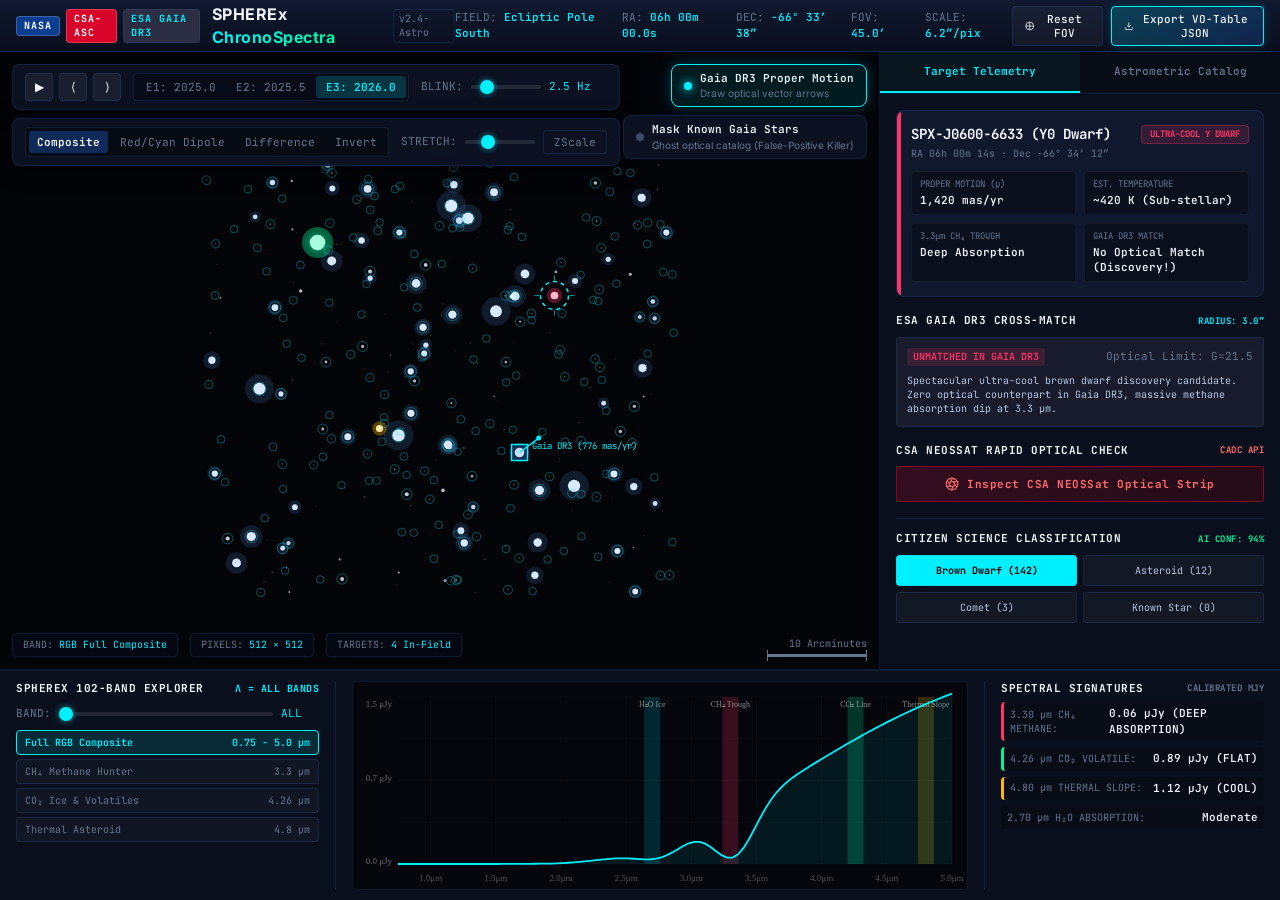
<file: frontend/standalone/spherex-chronospectra-singlefile.html>
<!DOCTYPE html>
<html lang="en">
<head>
<meta charset="UTF-8">
<meta name="viewport" content="width=device-width, initial-scale=1.0">
<title>SPHEREx ChronoSpectra — Multi-Epoch Sky & Spectral Explorer</title>
<link rel="preconnect" href="https://fonts.googleapis.com">
<link rel="preconnect" href="https://fonts.gstatic.com" crossorigin>
<link href="https://fonts.googleapis.com/css2?family=Inter:wght@300;400;500;600;700&family=JetBrains+Mono:wght@400;500;600;700&display=swap" rel="stylesheet">
<style>
/* ── CSS Reset & Fundamental Palette ── */
*, *::before, *::after { box-sizing: border-box; margin: 0; padding: 0; }
:root {
  --bg-deep: #05070d;
  --bg-surface: #0a0f1d;
  --bg-panel: rgba(12, 19, 36, 0.94);
  --bg-card: rgba(18, 27, 49, 0.85);
  --border-subtle: rgba(70, 120, 210, 0.16);
  --border-active: rgba(0, 229, 255, 0.45);
  --border-glow: 0 0 16px rgba(0, 212, 255, 0.25);
  
  --accent-cyan: #00f0ff;
  --accent-blue: #2575fc;
  --accent-amber: #ffb703;
  --accent-emerald: #00f59b;
  --accent-crimson: #ff3366;
  --accent-purple: #9d4edd;
  
  --text-bright: #f0f4fc;
  --text-main: #b8c7e0;
  --text-muted: #64748b;
  --text-dim: #3d4a63;

  --font-sans: 'Inter', -apple-system, BlinkMacSystemFont, sans-serif;
  --font-mono: 'JetBrains Mono', monospace;
  --radius-sm: 4px;
  --radius-md: 8px;
  --radius-lg: 12px;
}

html, body {
  width: 100vw;
  height: 100vh;
  overflow: hidden;
  background-color: var(--bg-deep);
  color: var(--text-main);
  font-family: var(--font-sans);
  font-size: 13px;
  line-height: 1.4;
  user-select: none;
}

/* ── Application Grid Layout ── */
#app {
  display: grid;
  grid-template-rows: 52px 1fr 230px;
  grid-template-columns: 1fr 400px;
  width: 100vw;
  height: 100vh;
  overflow: hidden;
}

/* ── Global Header Bar ── */
.app-header {
  grid-column: 1 / -1;
  display: flex;
  align-items: center;
  justify-content: space-between;
  padding: 0 16px;
  background: linear-gradient(180deg, rgba(16, 25, 48, 0.98), rgba(10, 15, 30, 0.95));
  border-bottom: 1px solid var(--border-subtle);
  z-index: 50;
}
.brand-group {
  display: flex;
  align-items: center;
  gap: 12px;
}
.mission-badges {
  display: flex;
  align-items: center;
  gap: 6px;
}
.badge-tag {
  font-family: var(--font-mono);
  font-size: 10px;
  font-weight: 700;
  letter-spacing: 1px;
  padding: 2px 7px;
  border-radius: var(--radius-sm);
  text-transform: uppercase;
}
.badge-nasa { background: #0b3d91; color: #fff; border: 1px solid rgba(255,255,255,0.2); }
.badge-csa { background: #d90429; color: #fff; border: 1px solid rgba(255,255,255,0.2); }
.badge-gaia { background: #2b2d42; color: var(--accent-cyan); border: 1px solid var(--border-subtle); }
.brand-title {
  font-size: 16px;
  font-weight: 700;
  color: var(--text-bright);
  letter-spacing: 0.5px;
}
.brand-title span {
  background: linear-gradient(135deg, var(--accent-cyan), var(--accent-emerald));
  -webkit-background-clip: text;
  -webkit-text-fill-color: transparent;
}
.brand-version {
  font-family: var(--font-mono);
  font-size: 10px;
  color: var(--text-muted);
  border: 1px solid var(--border-subtle);
  padding: 2px 5px;
  border-radius: 3px;
}

.astrometric-readout {
  display: flex;
  align-items: center;
  gap: 16px;
  font-family: var(--font-mono);
  font-size: 11px;
  color: var(--text-muted);
}
.astrometric-readout .item span { color: var(--accent-cyan); font-weight: 600; }
.header-actions {
  display: flex;
  align-items: center;
  gap: 8px;
}
.btn-header {
  background: rgba(255,255,255,0.04);
  border: 1px solid var(--border-subtle);
  color: var(--text-bright);
  font-family: var(--font-mono);
  font-size: 11px;
  font-weight: 500;
  padding: 5px 12px;
  border-radius: var(--radius-sm);
  cursor: pointer;
  display: flex;
  align-items: center;
  gap: 6px;
  transition: all 0.2s ease;
}
.btn-header:hover {
  background: rgba(0, 240, 255, 0.12);
  border-color: var(--accent-cyan);
  color: var(--accent-cyan);
}
.btn-header.highlight {
  background: linear-gradient(135deg, rgba(0,240,255,0.2), rgba(37,117,252,0.2));
  border-color: var(--accent-cyan);
  box-shadow: 0 0 10px rgba(0,240,255,0.2);
}

/* ── Central Sky Viewport ── */
.viewport-container {
  position: relative;
  background-color: #020408;
  overflow: hidden;
  border-right: 1px solid var(--border-subtle);
  border-bottom: 1px solid var(--border-subtle);
}
#skyCanvas {
  position: absolute;
  top: 0;
  left: 0;
  width: 100%;
  height: 100%;
  cursor: crosshair;
}

/* ── WiseView Style Overlays & Toolbars ── */
.wiseview-toolbar {
  position: absolute;
  top: 12px;
  left: 12px;
  display: flex;
  flex-direction: column;
  gap: 8px;
  z-index: 20;
  pointer-events: none;
}
.wiseview-toolbar > * { pointer-events: auto; }

.toolbar-card {
  background: var(--bg-panel);
  backdrop-filter: blur(8px);
  border: 1px solid var(--border-subtle);
  border-radius: var(--radius-md);
  padding: 8px 12px;
  box-shadow: 0 4px 20px rgba(0,0,0,0.5);
  display: flex;
  align-items: center;
  gap: 12px;
}

.blink-controls {
  display: flex;
  align-items: center;
  gap: 6px;
}
.btn-blink {
  background: rgba(255,255,255,0.06);
  border: 1px solid var(--border-subtle);
  color: var(--text-bright);
  width: 28px;
  height: 28px;
  border-radius: var(--radius-sm);
  display: flex;
  align-items: center;
  justify-content: center;
  cursor: pointer;
  font-size: 12px;
  transition: all 0.15s ease;
}
.btn-blink:hover {
  background: rgba(0,240,255,0.2);
  border-color: var(--accent-cyan);
  color: var(--accent-cyan);
}
.btn-blink.active {
  background: var(--accent-cyan);
  color: #000;
  font-weight: 700;
  box-shadow: 0 0 10px rgba(0,240,255,0.5);
}

.epoch-steppers {
  display: flex;
  background: rgba(0,0,0,0.3);
  padding: 2px;
  border-radius: var(--radius-sm);
  border: 1px solid var(--border-subtle);
}
.epoch-btn {
  background: transparent;
  border: none;
  color: var(--text-muted);
  font-family: var(--font-mono);
  font-size: 11px;
  padding: 4px 10px;
  border-radius: 3px;
  cursor: pointer;
  transition: all 0.2s ease;
}
.epoch-btn:hover { color: var(--text-bright); }
.epoch-btn.active {
  background: rgba(0,240,255,0.18);
  color: var(--accent-cyan);
  font-weight: 600;
}

.slider-pill {
  display: flex;
  align-items: center;
  gap: 8px;
  font-family: var(--font-mono);
  font-size: 11px;
}
.slider-pill label { color: var(--text-muted); }
.slider-pill span { color: var(--accent-cyan); min-width: 38px; }
input[type="range"] {
  -webkit-appearance: none;
  background: rgba(255,255,255,0.1);
  height: 4px;
  border-radius: 2px;
  outline: none;
}
input[type="range"]::-webkit-slider-thumb {
  -webkit-appearance: none;
  width: 14px;
  height: 14px;
  border-radius: 50%;
  background: var(--accent-cyan);
  cursor: pointer;
  box-shadow: 0 0 6px rgba(0,240,255,0.6);
}

/* ── Rendering Modes Row ── */
.render-modes {
  display: flex;
  align-items: center;
  gap: 4px;
  background: rgba(0,0,0,0.4);
  padding: 3px;
  border-radius: var(--radius-sm);
  border: 1px solid var(--border-subtle);
}
.mode-toggle {
  background: transparent;
  border: none;
  color: var(--text-muted);
  font-family: var(--font-mono);
  font-size: 11px;
  padding: 4px 8px;
  border-radius: 3px;
  cursor: pointer;
}
.mode-toggle:hover { color: var(--text-bright); }
.mode-toggle.active {
  background: rgba(37,117,252,0.3);
  color: #fff;
  font-weight: 600;
}

/* ── Gaia DR3 & Filters Bar (Top-Right) ── */
.astrometry-toolbar {
  position: absolute;
  top: 12px;
  right: 12px;
  display: flex;
  flex-direction: column;
  align-items: flex-end;
  gap: 8px;
  z-index: 20;
  pointer-events: none;
}
.astrometry-toolbar > * { pointer-events: auto; }

.filter-toggle-pill {
  display: flex;
  align-items: center;
  gap: 8px;
  background: var(--bg-panel);
  border: 1px solid var(--border-subtle);
  border-radius: var(--radius-md);
  padding: 6px 12px;
  cursor: pointer;
  transition: all 0.2s ease;
}
.filter-toggle-pill:hover {
  border-color: rgba(0,240,255,0.4);
}
.filter-toggle-pill.active {
  background: rgba(0, 240, 255, 0.1);
  border-color: var(--accent-cyan);
  box-shadow: var(--border-glow);
}
.filter-toggle-pill .indicator {
  width: 8px;
  height: 8px;
  border-radius: 50%;
  background: var(--text-dim);
  transition: all 0.2s;
}
.filter-toggle-pill.active .indicator {
  background: var(--accent-cyan);
  box-shadow: 0 0 8px var(--accent-cyan);
}
.filter-toggle-pill.gaia-mask.active {
  border-color: var(--accent-amber);
}
.filter-toggle-pill.gaia-mask.active .indicator {
  background: var(--accent-amber);
  box-shadow: 0 0 8px var(--accent-amber);
}
.pill-title {
  font-family: var(--font-mono);
  font-size: 11px;
  font-weight: 600;
  color: var(--text-bright);
}
.pill-desc {
  font-size: 10px;
  color: var(--text-muted);
}

/* ── Reticle HUD & Scale Marker ── */
.canvas-hud-overlay {
  position: absolute;
  bottom: 12px;
  left: 12px;
  display: flex;
  gap: 12px;
  pointer-events: none;
  font-family: var(--font-mono);
  font-size: 10px;
  color: var(--text-muted);
}
.hud-pill {
  background: rgba(6, 10, 20, 0.85);
  border: 1px solid var(--border-subtle);
  padding: 4px 10px;
  border-radius: var(--radius-sm);
  display: flex;
  align-items: center;
  gap: 6px;
}
.hud-pill span { color: var(--accent-cyan); }

.fov-scale {
  position: absolute;
  bottom: 12px;
  right: 12px;
  display: flex;
  flex-direction: column;
  align-items: flex-end;
  pointer-events: none;
  font-family: var(--font-mono);
  font-size: 10px;
  color: var(--text-muted);
}
.scale-bar {
  width: 100px;
  height: 3px;
  background: var(--text-muted);
  position: relative;
  margin-top: 3px;
}
.scale-bar::before, .scale-bar::after {
  content: '';
  position: absolute;
  top: -4px;
  width: 1px;
  height: 11px;
  background: var(--text-muted);
}
.scale-bar::before { left: 0; }
.scale-bar::after { right: 0; }

/* ── Right Inspector Panel ── */
.right-inspector {
  grid-column: 2;
  grid-row: 2;
  background: var(--bg-surface);
  border-bottom: 1px solid var(--border-subtle);
  overflow-y: auto;
  display: flex;
  flex-direction: column;
}
.panel-tab-header {
  display: flex;
  border-bottom: 1px solid var(--border-subtle);
  background: rgba(0,0,0,0.2);
}
.tab-link {
  flex: 1;
  padding: 12px 10px;
  text-align: center;
  font-family: var(--font-mono);
  font-size: 11px;
  font-weight: 600;
  color: var(--text-muted);
  cursor: pointer;
  border-bottom: 2px solid transparent;
  transition: all 0.2s;
}
.tab-link:hover { color: var(--text-bright); }
.tab-link.active {
  color: var(--accent-cyan);
  border-bottom-color: var(--accent-cyan);
  background: rgba(0,240,255,0.04);
}

.inspector-body {
  padding: 16px;
  display: flex;
  flex-direction: column;
  gap: 16px;
}

/* ── Selected Object Card ── */
.target-summary-card {
  background: var(--bg-card);
  border: 1px solid var(--border-subtle);
  border-radius: var(--radius-md);
  padding: 14px;
  display: flex;
  flex-direction: column;
  gap: 10px;
  position: relative;
  overflow: hidden;
}
.target-summary-card::before {
  content: '';
  position: absolute;
  top: 0;
  left: 0;
  width: 4px;
  height: 100%;
  background: var(--accent-cyan);
}
.target-summary-card.type-browndwarf::before { background: var(--accent-crimson); }
.target-summary-card.type-asteroid::before { background: var(--accent-amber); }
.target-summary-card.type-comet::before { background: var(--accent-emerald); }
.target-summary-card.type-star::before { background: var(--accent-blue); }

.card-title-row {
  display: flex;
  align-items: flex-start;
  justify-content: space-between;
}
.target-id {
  font-family: var(--font-mono);
  font-size: 14px;
  font-weight: 700;
  color: var(--text-bright);
}
.target-badge {
  font-family: var(--font-mono);
  font-size: 9px;
  font-weight: 700;
  text-transform: uppercase;
  padding: 2px 8px;
  border-radius: var(--radius-sm);
  background: rgba(0,240,255,0.15);
  color: var(--accent-cyan);
  border: 1px solid rgba(0,240,255,0.3);
}
.target-badge.browndwarf { background: rgba(255,51,102,0.15); color: var(--accent-crimson); border-color: rgba(255,51,102,0.3); }
.target-badge.asteroid { background: rgba(255,183,3,0.15); color: var(--accent-amber); border-color: rgba(255,183,3,0.3); }
.target-badge.comet { background: rgba(0,245,155,0.15); color: var(--accent-emerald); border-color: rgba(0,245,155,0.3); }
.target-badge.star { background: rgba(37,117,252,0.15); color: var(--accent-blue); border-color: rgba(37,117,252,0.3); }

.target-metrics {
  display: grid;
  grid-template-columns: 1fr 1fr;
  gap: 8px;
  font-family: var(--font-mono);
  font-size: 11px;
}
.metric-box {
  background: rgba(0,0,0,0.3);
  padding: 6px 8px;
  border-radius: var(--radius-sm);
  border: 1px solid rgba(255,255,255,0.04);
}
.metric-box .label { color: var(--text-muted); font-size: 9px; }
.metric-box .value { color: var(--text-bright); font-weight: 600; margin-top: 2px; }

/* ── Cross-Match Panels ── */
.crossmatch-section {
  display: flex;
  flex-direction: column;
  gap: 8px;
}
.section-subtitle {
  font-family: var(--font-mono);
  font-size: 11px;
  font-weight: 700;
  color: var(--text-bright);
  text-transform: uppercase;
  letter-spacing: 0.5px;
  display: flex;
  align-items: center;
  justify-content: space-between;
}
.gaia-status-box {
  background: rgba(43, 45, 66, 0.4);
  border: 1px solid var(--border-subtle);
  border-radius: var(--radius-sm);
  padding: 10px;
  font-family: var(--font-mono);
  font-size: 11px;
  display: flex;
  flex-direction: column;
  gap: 4px;
}
.status-pill {
  display: inline-flex;
  align-items: center;
  gap: 5px;
  font-size: 10px;
  font-weight: 600;
  padding: 2px 6px;
  border-radius: 3px;
  width: fit-content;
}
.status-pill.matched { background: rgba(0,245,155,0.15); color: var(--accent-emerald); }
.status-pill.unmatched { background: rgba(255,51,102,0.15); color: var(--accent-crimson); }

.btn-neossat-trigger {
  width: 100%;
  padding: 10px;
  background: linear-gradient(135deg, rgba(217, 4, 41, 0.2), rgba(139, 0, 0, 0.2));
  border: 1px solid rgba(217, 4, 41, 0.5);
  border-radius: var(--radius-sm);
  color: #ff6b6b;
  font-family: var(--font-mono);
  font-size: 11px;
  font-weight: 700;
  letter-spacing: 0.5px;
  cursor: pointer;
  display: flex;
  align-items: center;
  justify-content: center;
  gap: 8px;
  transition: all 0.2s;
}
.btn-neossat-trigger:hover {
  background: linear-gradient(135deg, rgba(217, 4, 41, 0.35), rgba(139, 0, 0, 0.35));
  border-color: #ff4d6d;
  box-shadow: 0 0 12px rgba(217, 4, 41, 0.4);
  color: #fff;
}

/* ── Citizen Science Voting Drawer ── */
.citizen-vote-panel {
  display: flex;
  flex-direction: column;
  gap: 8px;
  margin-top: auto;
  padding-top: 12px;
  border-top: 1px solid var(--border-subtle);
}
.vote-grid {
  display: grid;
  grid-template-columns: 1fr 1fr;
  gap: 6px;
}
.btn-vote {
  background: rgba(255,255,255,0.04);
  border: 1px solid var(--border-subtle);
  border-radius: var(--radius-sm);
  padding: 8px 6px;
  color: var(--text-main);
  font-family: var(--font-mono);
  font-size: 10px;
  cursor: pointer;
  text-align: center;
  transition: all 0.15s;
}
.btn-vote:hover {
  background: rgba(0,240,255,0.1);
  border-color: var(--accent-cyan);
  color: var(--accent-cyan);
}
.btn-vote.active {
  background: var(--accent-cyan);
  color: #000;
  font-weight: 700;
}

/* ── Bottom Spectral Analysis Module ── */
.spectral-explorer-dock {
  grid-column: 1 / -1;
  grid-row: 3;
  background: var(--bg-surface);
  border-top: 1px solid var(--border-subtle);
  display: grid;
  grid-template-columns: 320px 1fr 280px;
  padding: 10px 16px;
  gap: 16px;
  z-index: 30;
}

/* Sub-panel 1: Band selection & presets */
.band-controls-column {
  display: flex;
  flex-direction: column;
  gap: 8px;
  border-right: 1px solid var(--border-subtle);
  padding-right: 16px;
}
.preset-chips {
  display: flex;
  flex-direction: column;
  gap: 4px;
}
.preset-btn {
  background: rgba(255,255,255,0.03);
  border: 1px solid var(--border-subtle);
  border-radius: var(--radius-sm);
  padding: 5px 8px;
  font-family: var(--font-mono);
  font-size: 10px;
  color: var(--text-muted);
  text-align: left;
  cursor: pointer;
  display: flex;
  align-items: center;
  justify-content: space-between;
  transition: all 0.15s;
}
.preset-btn:hover {
  color: var(--text-bright);
  background: rgba(255,255,255,0.06);
}
.preset-btn.active {
  background: rgba(0,240,255,0.12);
  border-color: var(--accent-cyan);
  color: var(--accent-cyan);
  font-weight: 600;
}

/* Sub-panel 2: Interactive Spectrum Canvas */
.spectrum-canvas-wrap {
  position: relative;
  width: 100%;
  height: 100%;
  background: #04060c;
  border: 1px solid var(--border-subtle);
  border-radius: var(--radius-sm);
  overflow: hidden;
}
#spectrumChart {
  width: 100%;
  height: 100%;
  display: block;
}

/* Sub-panel 3: Diagnostic Molecule Indicators */
.diagnostics-column {
  display: flex;
  flex-direction: column;
  gap: 6px;
  border-left: 1px solid var(--border-subtle);
  padding-left: 16px;
  font-family: var(--font-mono);
  font-size: 11px;
}
.diag-row {
  display: flex;
  align-items: center;
  justify-content: space-between;
  padding: 4px 6px;
  border-radius: var(--radius-sm);
  background: rgba(0,0,0,0.2);
}
.diag-row .mol-label { color: var(--text-muted); font-size: 10px; }
.diag-row .mol-val { font-weight: 600; color: var(--text-bright); }
.diag-row.highlight-ch4 { border-left: 3px solid var(--accent-crimson); }
.diag-row.highlight-co2 { border-left: 3px solid var(--accent-emerald); }
.diag-row.highlight-thermal { border-left: 3px solid var(--accent-amber); }

/* ── NEOSSat Modal Drawer ── */
.modal-backdrop {
  position: fixed;
  top: 0;
  left: 0;
  width: 100vw;
  height: 100vh;
  background: rgba(2, 4, 10, 0.85);
  backdrop-filter: blur(10px);
  z-index: 100;
  display: flex;
  align-items: center;
  justify-content: center;
  opacity: 0;
  pointer-events: none;
  transition: opacity 0.25s ease;
}
.modal-backdrop.open {
  opacity: 1;
  pointer-events: auto;
}
.neossat-modal-window {
  width: 820px;
  max-width: 90vw;
  background: var(--bg-surface);
  border: 1px solid var(--border-subtle);
  border-radius: var(--radius-lg);
  box-shadow: 0 12px 48px rgba(0,0,0,0.8), 0 0 32px rgba(217, 4, 41, 0.2);
  display: flex;
  flex-direction: column;
  overflow: hidden;
  animation: modalSlideUp 0.3s ease;
}
@keyframes modalSlideUp {
  from { transform: translateY(20px); opacity: 0; }
  to { transform: translateY(0); opacity: 1; }
}

.modal-header {
  padding: 16px 20px;
  background: linear-gradient(90deg, rgba(217, 4, 41, 0.2), rgba(20, 25, 45, 0.9));
  border-bottom: 1px solid var(--border-subtle);
  display: flex;
  align-items: center;
  justify-content: space-between;
}
.modal-title-wrap {
  display: flex;
  align-items: center;
  gap: 10px;
}
.modal-close-btn {
  background: transparent;
  border: none;
  color: var(--text-muted);
  font-size: 20px;
  cursor: pointer;
}
.modal-close-btn:hover { color: #fff; }

.modal-content-grid {
  padding: 20px;
  display: grid;
  grid-template-columns: 1fr 300px;
  gap: 20px;
}
.tracking-strip-box {
  background: #020306;
  border: 1px solid var(--border-subtle);
  border-radius: var(--radius-md);
  padding: 12px;
  display: flex;
  flex-direction: column;
  gap: 8px;
}
.strip-canvas-wrap {
  width: 100%;
  height: 220px;
  background: #000;
  border-radius: var(--radius-sm);
  position: relative;
  overflow: hidden;
}
#neossatCanvas {
  width: 100%;
  height: 100%;
}
.neossat-meta-table {
  font-family: var(--font-mono);
  font-size: 11px;
  display: flex;
  flex-direction: column;
  gap: 6px;
}
.meta-row {
  display: flex;
  justify-content: space-between;
  padding: 4px 0;
  border-bottom: 1px solid rgba(255,255,255,0.05);
}
.meta-row .k { color: var(--text-muted); }
.meta-row .v { color: var(--text-bright); font-weight: 600; }

/* ── Toast Notification ── */
.toast-notice {
  position: fixed;
  bottom: 245px;
  left: 50%;
  transform: translateX(-50%) translateY(20px);
  background: rgba(10, 20, 40, 0.95);
  border: 1px solid var(--accent-cyan);
  box-shadow: 0 0 20px rgba(0, 240, 255, 0.3);
  color: var(--accent-cyan);
  font-family: var(--font-mono);
  font-size: 12px;
  padding: 8px 20px;
  border-radius: var(--radius-sm);
  pointer-events: none;
  opacity: 0;
  transition: all 0.25s ease;
  z-index: 99;
}
.toast-notice.show {
  transform: translateX(-50%) translateY(0);
  opacity: 1;
}
</style>
</head>
<body>

<div id="app">

  <!-- Header -->
  <header class="app-header">
    <div class="brand-group">
      <div class="mission-badges">
        <span class="badge-tag badge-nasa">NASA</span>
        <span class="badge-tag badge-csa">CSA-ASC</span>
        <span class="badge-tag badge-gaia">ESA GAIA DR3</span>
      </div>
      <div class="brand-title">SPHEREx <span>ChronoSpectra</span></div>
      <span class="brand-version">v2.4-Astro</span>
    </div>

    <div class="astrometric-readout">
      <div class="item">FIELD: <span id="hdrField">Ecliptic Pole South</span></div>
      <div class="item">RA: <span id="hdrRA">06h 00m 00.0s</span></div>
      <div class="item">DEC: <span id="hdrDec">-66° 33′ 38″</span></div>
      <div class="item">FOV: <span>45.0′</span></div>
      <div class="item">SCALE: <span>6.2″/pix</span></div>
    </div>

    <div class="header-actions">
      <button class="btn-header" id="btnResetView" title="Center on discovery field">
        <svg width="12" height="12" viewBox="0 0 24 24" fill="none" stroke="currentColor" stroke-width="2"><circle cx="12" cy="12" r="10"/><path d="M12 2v20M2 12h20"/></svg>
        Reset FOV
      </button>
      <button class="btn-header highlight" id="btnExportCatalog">
        <svg width="12" height="12" viewBox="0 0 24 24" fill="none" stroke="currentColor" stroke-width="2"><path d="M21 15v4a2 2 0 0 1-2 2H5a2 2 0 0 1-2-2v-4M7 10l5 5 5-5M12 15V3"/></svg>
        Export VO-Table JSON
      </button>
    </div>
  </header>

  <!-- Central Sky Viewport -->
  <main class="viewport-container" id="viewportContainer">
    <canvas id="skyCanvas"></canvas>

    <!-- Top-Left: WiseView Blinker & Stretch Controls -->
    <div class="wiseview-toolbar">
      <div class="toolbar-card">
        <div class="blink-controls">
          <button class="btn-blink" id="btnPlayPause" title="Play/Pause Blink [Spacebar]">▶</button>
          <button class="btn-blink" id="btnStepPrev" title="Step Epoch Backward [Left Arrow]">⟨</button>
          <button class="btn-blink" id="btnStepNext" title="Step Epoch Forward [Right Arrow]">⟩</button>
        </div>

        <div class="epoch-steppers">
          <button class="epoch-btn active" data-epoch="0">E1: 2025.0</button>
          <button class="epoch-btn" data-epoch="1">E2: 2025.5</button>
          <button class="epoch-btn" data-epoch="2">E3: 2026.0</button>
        </div>

        <div class="slider-pill">
          <label>BLINK:</label>
          <input type="range" id="blinkRateSlider" min="1" max="10" step="0.5" value="2.5" style="width: 70px;">
          <span id="blinkRateVal">2.5 Hz</span>
        </div>
      </div>

      <div class="toolbar-card">
        <div class="render-modes">
          <button class="mode-toggle active" data-mode="standard" title="Direct NIR composite">Composite</button>
          <button class="mode-toggle" data-mode="dipole" title="Epoch 1=Red, Epoch 2=Cyan">Red/Cyan Dipole</button>
          <button class="mode-toggle" data-mode="diff" title="Epoch Subtraction |E2 - E1|">Difference</button>
          <button class="mode-toggle" data-mode="invert" title="Negative Photographic Invert (WiseView style)">Invert</button>
        </div>

        <div class="slider-pill">
          <label>STRETCH:</label>
          <input type="range" id="contrastSlider" min="0.5" max="3.0" step="0.1" value="1.2" style="width: 70px;">
          <button class="epoch-btn" id="btnZScale" style="border: 1px solid var(--border-subtle);" title="IRSA Auto ZScale">ZScale</button>
        </div>
      </div>
    </div>

    <!-- Top-Right: Gaia DR3 Astrometry Vector Layer -->
    <div class="astrometry-toolbar">
      <div class="filter-toggle-pill active" id="btnToggleGaiaVectors">
        <div class="indicator"></div>
        <div>
          <div class="pill-title">Gaia DR3 Proper Motion</div>
          <div class="pill-desc">Draw optical vector arrows</div>
        </div>
      </div>

      <div class="filter-toggle-pill gaia-mask" id="btnToggleGaiaMask">
        <div class="indicator"></div>
        <div>
          <div class="pill-title">Mask Known Gaia Stars</div>
          <div class="pill-desc">Ghost optical catalog (False-Positive Killer)</div>
        </div>
      </div>
    </div>

    <!-- Bottom Left HUD -->
    <div class="canvas-hud-overlay">
      <div class="hud-pill">BAND: <span id="hudBandName">RGB Full Composite</span></div>
      <div class="hud-pill">PIXELS: <span>512 × 512</span></div>
      <div class="hud-pill">TARGETS: <span id="hudTargetCount">4 In-Field</span></div>
    </div>

    <!-- Bottom Right Scale Bar -->
    <div class="fov-scale">
      <span>10 Arcminutes</span>
      <div class="scale-bar"></div>
    </div>
  </main>

  <!-- Right Inspector Panel -->
  <aside class="right-inspector">
    <div class="panel-tab-header">
      <div class="tab-link active">Target Telemetry</div>
      <div class="tab-link" id="tabAstroCatalog">Astrometric Catalog</div>
    </div>

    <div class="inspector-body">
      <!-- Target Summary Card -->
      <div class="target-summary-card type-browndwarf" id="targetCard">
        <div class="card-title-row">
          <div>
            <div class="target-id" id="targName">SPX-J0600-6633 (Y-Dwarf)</div>
            <div style="font-size:10px; color:var(--text-muted); font-family:var(--font-mono); margin-top:2px;" id="targCoords">RA 06h 00m 14s · Dec -66° 34′ 12″</div>
          </div>
          <span class="target-badge browndwarf" id="targBadge">Brown Dwarf</span>
        </div>

        <div class="target-metrics">
          <div class="metric-box">
            <div class="label">PROPER MOTION (μ)</div>
            <div class="value" id="targPM">1,420 mas/yr</div>
          </div>
          <div class="metric-box">
            <div class="label">EST. TEMPERATURE</div>
            <div class="value" id="targTemp">~420 K (Ultra-cool)</div>
          </div>
          <div class="metric-box">
            <div class="label">3.3μm CH₄ TROUGH</div>
            <div class="value" id="targCH4">Deep Absorption</div>
          </div>
          <div class="metric-box">
            <div class="label">GAIA DR3 MATCH</div>
            <div class="value" id="targGaiaQuick">No Match (G &gt; 21.5)</div>
          </div>
        </div>
      </div>

      <!-- Gaia Astrometric Cross-Match Box -->
      <div class="crossmatch-section">
        <div class="section-subtitle">
          <span>ESA GAIA DR3 Cross-Match</span>
          <span style="font-size:9px; color:var(--accent-cyan);">RADIUS: 3.0″</span>
        </div>
        <div class="gaia-status-box" id="gaiaDetailBox">
          <div style="display:flex; justify-content:space-between; align-items:center;">
            <span class="status-pill unmatched" id="gaiaMatchPill">UNMATCHED IN GAIA DR3</span>
            <span style="color:var(--text-muted);">Optical Limit: G=21.5</span>
          </div>
          <div style="margin-top:4px; color:var(--text-main); font-size:10px; line-height:1.4;" id="gaiaMatchDesc">
            Target completely undetected in optical Gaia DR3 catalog. High near-infrared flux confirmed. Prime candidate for Ultra-Cool Sub-Stellar discovery!
          </div>
        </div>
      </div>

      <!-- CSA NEOSSat Cross-Match Trigger -->
      <div class="crossmatch-section">
        <div class="section-subtitle">
          <span>CSA NEOSSat Rapid Optical Check</span>
          <span style="font-size:9px; color:#ff6b6b;">CADC API</span>
        </div>
        <button class="btn-neossat-trigger" id="btnQueryNEOSSat">
          <svg width="14" height="14" viewBox="0 0 24 24" fill="none" stroke="currentColor" stroke-width="2"><circle cx="12" cy="12" r="10"/><path d="M14.31 8l5.74 9.94M9.69 8h11.48M7.38 12l5.74-9.94M9.69 16L3.95 6.06M14.31 16H2.83M16.62 12l-5.74 9.94"/></svg>
          Inspect CSA NEOSSat Optical Strip
        </button>
      </div>

      <!-- Citizen Science Consensus HUD -->
      <div class="citizen-vote-panel">
        <div class="section-subtitle">
          <span>Citizen Science Classification</span>
          <span style="font-size:9px; color:var(--accent-emerald);">AI Conf: <b id="aiConfidence">94%</b></span>
        </div>
        <div class="vote-grid">
          <button class="btn-vote active" data-vote="browndwarf">Brown Dwarf (142)</button>
          <button class="btn-vote" data-vote="asteroid">Asteroid (12)</button>
          <button class="btn-vote" data-vote="comet">Comet (3)</button>
          <button class="btn-vote" data-vote="star">Known Star (0)</button>
        </div>
      </div>
    </div>
  </aside>

  <!-- Bottom 102-Band Spectral Explorer Dock -->
  <footer class="spectral-explorer-dock">
    <!-- Band Presets & Wavelength Slider -->
    <div class="band-controls-column">
      <div class="section-subtitle">
        <span>SPHEREx 102-Band Explorer</span>
        <span style="color:var(--accent-cyan); font-size:10px;" id="currentWavelength">λ = All Bands</span>
      </div>

      <div class="slider-pill" style="margin-top:2px;">
        <label>BAND:</label>
        <input type="range" id="bandSlider" min="0" max="102" value="0" style="flex:1;">
        <span id="bandNumberLabel">ALL</span>
      </div>

      <div class="preset-chips">
        <button class="preset-btn active" data-preset="all">Full RGB Composite <span>0.75 - 5.0 μm</span></button>
        <button class="preset-btn" data-preset="methane">CH₄ Methane Hunter <span>3.3 μm</span></button>
        <button class="preset-btn" data-preset="comet">CO₂ Ice &amp; Volatiles <span>4.26 μm</span></button>
        <button class="preset-btn" data-preset="thermal">Thermal Asteroid <span>4.8 μm</span></button>
      </div>
    </div>

    <!-- Central 102-Band Spectrum Plot -->
    <div class="spectrum-canvas-wrap">
      <canvas id="spectrumChart"></canvas>
    </div>

    <!-- Diagnostic Molecular Bands Readout -->
    <div class="diagnostics-column">
      <div class="section-subtitle">
        <span>Spectral Signatures</span>
        <span style="font-size:9px; color:var(--text-muted);">Calibrated μJy</span>
      </div>

      <div class="diag-row highlight-ch4">
        <span class="mol-label">3.30 μm CH₄ METHANE:</span>
        <span class="mol-val" id="diagCH4">0.14 μJy (DEEP)</span>
      </div>
      <div class="diag-row highlight-co2">
        <span class="mol-label">4.26 μm CO₂ VOLATILE:</span>
        <span class="mol-val" id="diagCO2">0.22 μJy (FLAT)</span>
      </div>
      <div class="diag-row highlight-thermal">
        <span class="mol-label">4.80 μm THERMAL SLOPE:</span>
        <span class="mol-val" id="diagThermal">0.31 μJy (COOL)</span>
      </div>
      <div class="diag-row">
        <span class="mol-label">2.70 μm H₂O ABSORPTION:</span>
        <span class="mol-val" id="diagH2O">Moderate</span>
      </div>
    </div>
  </footer>

</div>

<!-- CSA NEOSSat Modal Drawer -->
<div class="modal-backdrop" id="neossatModal">
  <div class="neossat-modal-window">
    <div class="modal-header">
      <div class="modal-title-wrap">
        <span class="badge-tag badge-csa">CSA NEOSSat</span>
        <span style="font-family:var(--font-mono); font-size:13px; font-weight:700; color:#fff;">
          Near-Earth Object Surveillance Satellite · CADC Optical Validation
        </span>
      </div>
      <button class="modal-close-btn" id="btnCloseModal">×</button>
    </div>

    <div class="modal-content-grid">
      <div class="tracking-strip-box">
        <div style="display:flex; justify-content:space-between; align-items:center;">
          <span style="font-family:var(--font-mono); font-size:11px; color:var(--text-bright); font-weight:600;">
            High-Cadence Optical Tracking Strip (56-sec Interval)
          </span>
          <span style="font-family:var(--font-mono); font-size:10px; color:#ff6b6b;">15cm Maksutov Optical</span>
        </div>
        <div class="strip-canvas-wrap">
          <canvas id="neossatCanvas"></canvas>
        </div>
        <div style="font-size:10px; color:var(--text-muted); font-family:var(--font-mono); display:flex; justify-content:space-between;">
          <span>T0: 2025-06-14T02:18:04Z</span>
          <span>T1: +56s</span>
          <span>T2: +112s</span>
          <span style="color:var(--accent-emerald);">Astrometric Streak Detected</span>
        </div>
      </div>

      <div class="neossat-meta-table">
        <div class="meta-row">
          <span class="k">TARGET ID:</span>
          <span class="v" id="neoTargID">NEOSSat-2025-XP4</span>
        </div>
        <div class="meta-row">
          <span class="k">CADC DATASET:</span>
          <span class="v">NEOS_L1B_0049182</span>
        </div>
        <div class="meta-row">
          <span class="k">ORBIT CLASS:</span>
          <span class="v" style="color:var(--accent-amber);" id="neoOrbitClass">Apollo Near-Earth</span>
        </div>
        <div class="meta-row">
          <span class="k">APPARENT SPEED:</span>
          <span class="v" id="neoSpeed">18.4″/hr</span>
        </div>
        <div class="meta-row">
          <span class="k">MOID (EARTH):</span>
          <span class="v">0.042 AU</span>
        </div>
        <div class="meta-row">
          <span class="k">OPTICAL MAG (V):</span>
          <span class="v" id="neoMag">17.8 mag</span>
        </div>
        <div class="meta-row">
          <span class="k">IMPACT RISK:</span>
          <span class="v" style="color:var(--accent-emerald);">Torino 0 (None)</span>
        </div>
        <div style="margin-top:12px; font-size:10px; color:var(--text-muted); line-height:1.4;">
          Validated through Canadian Astronomy Data Centre (CADC) transient pipeline in cooperation with NASA Minor Planet Center (MPC).
        </div>
      </div>
    </div>
  </div>
</div>

<!-- Floating Toast -->
<div class="toast-notice" id="toastNotice">VO-Table JSON Exported Successfully</div>

<script>
/* ══════════════════════════════════════════════════════════════════════════════
   SPHEREx ChronoSpectra — Scientific Engine & Visualization Logic
   ══════════════════════════════════════════════════════════════════════════════ */

// ── Physics Constants & Grid Setup ──
const NUM_BANDS = 102;
const LAMBDA_MIN = 0.75;
const LAMBDA_MAX = 5.00;
const SPHEREX_PIXEL_SCALE = 6.2; // arcsec / pixel

function bandToWl(b) {
  return LAMBDA_MIN + (b / (NUM_BANDS - 1)) * (LAMBDA_MAX - LAMBDA_MIN);
}

// ── Deterministic PRNG for Astronomical Repeatability ──
class AstroRNG {
  constructor(seed = 19840321) { this.s = seed | 0; }
  next() {
    this.s = (this.s + 0x6D2B79F5) | 0;
    let t = Math.imul(this.s ^ (this.s >>> 15), 1 | this.s);
    t = t + Math.imul(t ^ (t >>> 7), 61 | t) ^ t;
    return ((t ^ (t >>> 14)) >>> 0) / 4294967296;
  }
  range(min, max) { return min + this.next() * (max - min); }
}

// ── 102-Band Near-Infrared Spectrum Synthesizer ──
function synthesizePlanck(T, norm = 1.0) {
  const spec = new Float32Array(NUM_BANDS);
  const h = 6.626e-34, c = 2.998e8, k = 1.381e-23;
  let maxVal = 0;
  for (let i = 0; i < NUM_BANDS; i++) {
    const lam = bandToWl(i) * 1e-6;
    const exp = (h * c) / (lam * k * T);
    const B = exp > 300 ? 0 : (2 * h * c * c) / (Math.pow(lam, 5) * (Math.exp(exp) - 1));
    spec[i] = B;
    if (B > maxVal) maxVal = B;
  }
  if (maxVal > 0) {
    for (let i = 0; i < NUM_BANDS; i++) spec[i] = (spec[i] / maxVal) * norm;
  }
  return spec;
}

// ── Generate 4 Specialized Scientific Discovery Targets ──
function createDiscoveryTargets() {
  // Target 1: Ultra-Cool Y-Type Brown Dwarf
  // Strong proper motion, undetected in Gaia DR3 (G > 21.5), deep CH4 absorption at 3.3 um
  const bdSpec = new Float32Array(NUM_BANDS);
  const bdBase = synthesizePlanck(450, 1.2);
  for (let i = 0; i < NUM_BANDS; i++) {
    const w = bandToWl(i);
    let abs = 1.0;
    // 3.3um Methane trough
    abs *= (1.0 - 0.88 * Math.exp(-0.5 * Math.pow((w - 3.30) / 0.16, 2)));
    // 2.7um Water trough
    abs *= (1.0 - 0.70 * Math.exp(-0.5 * Math.pow((w - 2.70) / 0.18, 2)));
    // 1.4um & 1.9um Water vapor
    abs *= (1.0 - 0.45 * Math.exp(-0.5 * Math.pow((w - 1.40) / 0.10, 2)));
    abs *= (1.0 - 0.40 * Math.exp(-0.5 * Math.pow((w - 1.90) / 0.12, 2)));
    bdSpec[i] = bdBase[i] * Math.max(0.04, abs);
  }

  // Target 2: Near-Earth Asteroid (Apollo/Amor)
  // Rapid linear displacement, thermal tail emission >4.0 um, optical streak in NEOSSat
  const astSpec = new Float32Array(NUM_BANDS);
  const astRefl = synthesizePlanck(5778, 0.35); // Reflected solar
  const astTherm = synthesizePlanck(295, 1.6); // Warm surface thermal
  for (let i = 0; i < NUM_BANDS; i++) {
    const w = bandToWl(i);
    const thermWeight = Math.max(0, (w - 3.2) / 1.8);
    astSpec[i] = astRefl[i] * 0.4 + astTherm[i] * thermWeight;
  }

  // Target 3: Distant Oort Cloud Comet
  // Extended fuzzy coma, massive 4.26 um CO2 emission line & 4.67 um CO emission
  const cmtSpec = new Float32Array(NUM_BANDS);
  const cmtCont = synthesizePlanck(210, 0.5);
  for (let i = 0; i < NUM_BANDS; i++) {
    const w = bandToWl(i);
    cmtSpec[i] = cmtCont[i] * 0.3 + 
      0.95 * Math.exp(-0.5 * Math.pow((w - 4.26) / 0.07, 2)) + // CO2 sharp line
      0.65 * Math.exp(-0.5 * Math.pow((w - 4.67) / 0.09, 2)) + // CO emission
      0.25 * Math.exp(-0.5 * Math.pow((w - 3.00) / 0.14, 2));   // Water ice
  }

  // Target 4: High-Proper-Motion Foreground Star (M-Dwarf)
  // Noticeable shift, BUT PROMINENT in Gaia DR3 (The classic false-positive killer!)
  const starSpec = synthesizePlanck(3400, 1.0);

  return [
    {
      id: "SPX-J0600-6633",
      name: "SPX-J0600-6633 (Y0 Dwarf)",
      type: "browndwarf",
      typeLabel: "Ultra-Cool Y Dwarf",
      baseX: 380, baseY: 180,
      dxEpoch: -4.5, dyEpoch: 5.5, // ~1.4 arcsec/yr
      radius: 3.2,
      spectrum: bdSpec,
      gaiaMatch: null, // Invisible in Gaia!
      pmTotal: "1,420 mas/yr",
      tempEst: "~420 K (Sub-stellar)",
      desc: "Spectacular ultra-cool brown dwarf discovery candidate. Zero optical counterpart in Gaia DR3, massive methane absorption dip at 3.3 μm."
    },
    {
      id: "2025-XP4",
      name: "2025 XP4 (Near-Earth Asteroid)",
      type: "asteroid",
      typeLabel: "Near-Earth Asteroid",
      baseX: 160, baseY: 340,
      dxEpoch: 18.0, dyEpoch: -8.0, // Fast solar system mover!
      radius: 3.0,
      spectrum: astSpec,
      gaiaMatch: null, // Transient asteroid!
      pmTotal: "22,800 mas/yr (High Velocity)",
      tempEst: "~295 K (Solar Equilibrium)",
      desc: "Fast moving solar system transient with bright thermal radiation >4.0 μm. Verified through CSA NEOSSat optical tracking."
    },
    {
      id: "C/2025-X1",
      name: "C/2025 X1 (SPHEREx-Comet)",
      type: "comet",
      typeLabel: "Oort Cloud Comet",
      baseX: 120, baseY: 130,
      dxEpoch: 7.0, dyEpoch: 4.0,
      radius: 6.5, // Extended coma
      isDiffuse: true,
      spectrum: cmtSpec,
      gaiaMatch: null,
      pmTotal: "4,950 mas/yr",
      tempEst: "~210 K (Outgassing Volatiles)",
      desc: "Diffuse fuzzy coma structure showing unmistakable 4.26 μm CO₂ gas outgassing signature."
    },
    {
      id: "GAIA-DR3-4108",
      name: "Gaia DR3 4108429188 (M-Star)",
      type: "star",
      typeLabel: "High-PM Known Star",
      baseX: 320, baseY: 360,
      dxEpoch: 8.0, dyEpoch: -6.0,
      radius: 4.0,
      spectrum: starSpec,
      gaiaMatch: {
        sourceId: "41084291882949",
        gMag: "12.4 mag",
        bpRp: "+2.14",
        parallax: "42.8 mas",
        pmRA: "-480 mas/yr",
        pmDec: "+610 mas/yr"
      },
      pmTotal: "776 mas/yr",
      tempEst: "~3,400 K (M4V Photosphere)",
      desc: "False-positive candidate: Moves across SPHEREx epochs, but immediately recognized as a cataloged optical star in Gaia DR3."
    }
  ];
}

// ── Synthetic Starfield Generator with Static Background ──
function generateStarfield(count = 380) {
  const rng = new AstroRNG(421985);
  const stars = [];
  for (let i = 0; i < count; i++) {
    const x = rng.range(20, 492);
    const y = rng.range(20, 492);
    const mag = Math.pow(rng.next(), 3.5) * 0.9 + 0.05;
    const T = rng.range(3000, 12000);
    const isGaia = rng.next() < 0.65; // 65% of optical stars have Gaia DR3 records
    
    // Proper motion vector for known Gaia stars (mostly tiny background motion)
    const pmRA = (rng.next() - 0.5) * 20; // mas/yr
    const pmDec = (rng.next() - 0.5) * 20;

    stars.push({
      x, y, mag,
      radius: 0.6 + mag * 3.2,
      spectrum: synthesizePlanck(T, mag),
      isGaia,
      gaiaData: isGaia ? {
        sourceId: `DR3-${1000000 + i * 491}`,
        gMag: (11.0 + (1 - mag) * 9.5).toFixed(1) + " mag",
        pmRA: pmRA.toFixed(1) + " mas/yr",
        pmDec: pmDec.toFixed(1) + " mas/yr"
      } : null
    });
  }
  return stars;
}

/* ══════════════════════════════════════════════════════════════════════════════
   Central Application Controller Class
   ══════════════════════════════════════════════════════════════════════════════ */
class ChronoSpectraApp {
  constructor() {
    this.canvas = document.getElementById("skyCanvas");
    this.ctx = this.canvas.getContext("2d", { willReadFrequently: true });
    this.specCanvas = document.getElementById("spectrumChart");
    this.specCtx = this.specCanvas.getContext("2d");
    this.neossatCanvas = document.getElementById("neossatCanvas");
    this.neossatCtx = this.neossatCanvas.getContext("2d");

    // State
    this.epoch = 0; // 0, 1, 2
    this.isPlaying = true;
    this.blinkRate = 2.5; // Hz
    this.blinkTimer = null;
    this.renderMode = "standard"; // standard | dipole | diff | invert
    this.contrast = 1.2;
    this.gaiaVectorsActive = true;
    this.gaiaMaskActive = false;
    this.selectedBand = 0; // 0 = all composite, 1..102 = band

    // Viewport transform
    this.zoom = 1.0;
    this.panX = 0;
    this.panY = 0;
    this.isPanning = false;
    this.lastMouse = { x: 0, y: 0 };

    // Scientific Data
    this.targets = createDiscoveryTargets();
    this.stars = generateStarfield(350);
    this.selectedTarget = this.targets[0]; // Default to Brown Dwarf

    this.initCanvasSize();
    this.bindEvents();
    this.startBlinker();
    this.updateTargetUI(this.selectedTarget);
    this.drawSpectrumPlot();
    this.drawSky();
  }

  initCanvasSize() {
    const dpr = window.devicePixelRatio || 1;
    const parent = this.canvas.parentElement;
    this.w = parent.clientWidth;
    this.h = parent.clientHeight;
    this.canvas.width = this.w * dpr;
    this.canvas.height = this.h * dpr;
    this.canvas.style.width = this.w + "px";
    this.canvas.style.height = this.h + "px";
    this.ctx.scale(dpr, dpr);

    // Spectrum canvas
    const spParent = this.specCanvas.parentElement;
    this.specCanvas.width = spParent.clientWidth * dpr;
    this.specCanvas.height = spParent.clientHeight * dpr;
    this.specCanvas.style.width = spParent.clientWidth + "px";
    this.specCanvas.style.height = spParent.clientHeight + "px";
    this.specCtx.scale(dpr, dpr);

    // NEOSSat canvas
    this.neossatCanvas.width = 460 * dpr;
    this.neossatCanvas.height = 220 * dpr;
    this.neossatCtx.scale(dpr, dpr);
  }

  // ── Blinking Animation Loop ──
  startBlinker() {
    if (this.blinkTimer) clearInterval(this.blinkTimer);
    this.blinkTimer = setInterval(() => {
      if (!this.isPlaying) return;
      this.epoch = (this.epoch + 1) % 3;
      this.syncEpochButtons();
      this.drawSky();
    }, 1000 / this.blinkRate);
  }

  syncEpochButtons() {
    document.querySelectorAll(".epoch-btn[data-epoch]").forEach(b => {
      b.classList.toggle("active", parseInt(b.dataset.epoch) === this.epoch);
    });
  }

  // ── Sky Viewport Rendering Pipeline ──
  drawSky() {
    const ctx = this.ctx;
    const w = this.w, h = this.h;

    // Reset & Background
    ctx.save();
    ctx.fillStyle = this.renderMode === "invert" ? "#f2f4f8" : "#020408";
    ctx.fillRect(0, 0, w, h);

    // Apply Pan & Zoom
    ctx.translate(w / 2 + this.panX, h / 2 + this.panY);
    ctx.scale(this.zoom, this.zoom);
    ctx.translate(-256, -256); // Center the 512x512 field

    // Check Special Rendering Modes
    if (this.renderMode === "dipole") {
      this.renderDipoleOverlay(ctx);
      ctx.restore();
      return;
    } else if (this.renderMode === "diff") {
      this.renderDifferenceMap(ctx);
      ctx.restore();
      return;
    }

    // Normal or Inverted Render
    this.renderStarfieldPass(ctx, this.epoch);

    // Gaia DR3 Astrometric Overlay Pass
    if (this.gaiaVectorsActive) {
      this.renderGaiaOverlayPass(ctx);
    }

    // Reticle over currently selected target
    this.renderTargetReticle(ctx);

    ctx.restore();
  }

  // ── Render Pass: Static Stars + Moving Objects ──
  renderStarfieldPass(ctx, epochIdx) {
    const isInvert = this.renderMode === "invert";

    // 1. Static Stars
    for (const s of this.stars) {
      // If Mask Known Gaia Stars is active, ghost them to 12% opacity!
      if (this.gaiaMaskActive && s.isGaia) {
        ctx.globalAlpha = 0.12;
      } else {
        ctx.globalAlpha = 1.0;
      }

      // Spectral Band Filter Slice
      let flux = s.mag;
      if (this.selectedBand > 0) {
        flux *= (s.spectrum[this.selectedBand - 1] || 0.2);
      }
      flux *= this.contrast;

      const r = Math.max(0.7, s.radius * Math.min(2.0, flux * 1.5));
      ctx.beginPath();
      ctx.arc(s.x, s.y, r, 0, Math.PI * 2);
      ctx.fillStyle = isInvert ? `rgba(15, 20, 30, ${Math.min(1, flux * 1.5)})` : `rgba(235, 245, 255, ${Math.min(1, flux * 1.4)})`;
      ctx.fill();

      // Soft glow on bright stars
      if (r > 2.0) {
        ctx.beginPath();
        ctx.arc(s.x, s.y, r * 2.4, 0, Math.PI * 2);
        ctx.fillStyle = isInvert ? "rgba(40,50,80,0.12)" : "rgba(100,160,255,0.15)";
        ctx.fill();
      }
    }
    ctx.globalAlpha = 1.0;

    // 2. Discovery Targets
    for (const t of this.targets) {
      const curX = t.baseX + t.dxEpoch * epochIdx;
      const curY = t.baseY + t.dyEpoch * epochIdx;

      let flux = 1.0;
      if (this.selectedBand > 0) {
        flux = (t.spectrum[this.selectedBand - 1] || 0.1) * 1.8;
      }
      flux *= this.contrast;

      if (t.isDiffuse) {
        // Comet Coma (extended glow)
        const comaR = t.radius * 2.2 * flux;
        const grd = ctx.createRadialGradient(curX, curY, 0, curX, curY, comaR);
        grd.addColorStop(0, isInvert ? "rgba(0,100,60,0.8)" : "rgba(0, 245, 155, 0.7)");
        grd.addColorStop(0.5, isInvert ? "rgba(0,100,60,0.25)" : "rgba(0, 245, 155, 0.2)");
        grd.addColorStop(1, "transparent");
        ctx.fillStyle = grd;
        ctx.beginPath();
        ctx.arc(curX, curY, comaR, 0, Math.PI * 2);
        ctx.fill();
      }

      // Point source core
      const r = Math.max(1.2, t.radius * Math.min(2.5, flux));
      ctx.beginPath();
      ctx.arc(curX, curY, r, 0, Math.PI * 2);
      ctx.fillStyle = isInvert ? "#080c14" : "#ffffff";
      ctx.fill();

      // Atmospheric / Thermal Tint
      ctx.beginPath();
      ctx.arc(curX, curY, r * 2.0, 0, Math.PI * 2);
      if (t.type === "browndwarf") {
        ctx.fillStyle = isInvert ? "rgba(180,0,50,0.2)" : "rgba(255, 51, 102, 0.35)";
      } else if (t.type === "asteroid") {
        ctx.fillStyle = isInvert ? "rgba(180,100,0,0.2)" : "rgba(255, 183, 3, 0.35)";
      } else if (t.type === "comet") {
        ctx.fillStyle = isInvert ? "rgba(0,150,80,0.2)" : "rgba(0, 245, 155, 0.35)";
      } else {
        ctx.fillStyle = "rgba(70, 140, 255, 0.3)";
      }
      ctx.fill();
    }
  }

  // ── Red/Cyan Dipole Overlay Mode (Epoch 1=Red, Epoch 2=Cyan) ──
  renderDipoleOverlay(ctx) {
    // Stationary stars blend Red + Green + Blue = White
    // Moving objects produce distinct separated Red and Cyan pairs!
    for (const s of this.stars) {
      if (this.gaiaMaskActive && s.isGaia) ctx.globalAlpha = 0.15;
      else ctx.globalAlpha = 1.0;
      ctx.beginPath();
      ctx.arc(s.x, s.y, s.radius * 1.1, 0, Math.PI * 2);
      ctx.fillStyle = "#ffffff";
      ctx.fill();
    }
    ctx.globalAlpha = 1.0;

    for (const t of this.targets) {
      // Epoch 1: Red component
      const x1 = t.baseX;
      const y1 = t.baseY;
      ctx.beginPath();
      ctx.arc(x1, y1, t.radius * 1.5, 0, Math.PI * 2);
      ctx.fillStyle = "rgba(255, 30, 80, 0.95)";
      ctx.fill();

      // Epoch 2: Cyan component (Epoch 2 shift)
      const x2 = t.baseX + t.dxEpoch;
      const y2 = t.baseY + t.dyEpoch;
      ctx.beginPath();
      ctx.arc(x2, y2, t.radius * 1.5, 0, Math.PI * 2);
      ctx.fillStyle = "rgba(0, 240, 255, 0.95)";
      ctx.fill();

      // Trail line connecting dipole
      ctx.strokeStyle = "rgba(255, 255, 255, 0.3)";
      ctx.lineWidth = 1;
      ctx.setLineDash([2, 3]);
      ctx.beginPath();
      ctx.moveTo(x1, y1);
      ctx.lineTo(x2, y2);
      ctx.stroke();
      ctx.setLineDash([]);
    }
  }

  // ── Difference Map Mode |E2 - E1| ──
  renderDifferenceMap(ctx) {
    ctx.fillStyle = "#020306";
    ctx.fillRect(0, 0, 512, 512);

    // Static stars subtract to black noise
    for (const s of this.stars) {
      ctx.fillStyle = "rgba(255,255,255,0.03)";
      ctx.fillRect(s.x - 1, s.y - 1, 2, 2);
    }

    // Only moving sources leave unmistakable residuals!
    for (const t of this.targets) {
      const x1 = t.baseX, y1 = t.baseY;
      const x2 = t.baseX + t.dxEpoch, y2 = t.baseY + t.dyEpoch;

      // Negative residual (Epoch 1 flux deficit)
      ctx.beginPath();
      ctx.arc(x1, y1, t.radius * 1.8, 0, Math.PI * 2);
      ctx.fillStyle = "rgba(30, 60, 140, 0.85)";
      ctx.fill();

      // Positive residual (Epoch 2 flux excess)
      ctx.beginPath();
      ctx.arc(x2, y2, t.radius * 1.8, 0, Math.PI * 2);
      ctx.fillStyle = "rgba(0, 255, 150, 0.95)";
      ctx.fill();
    }
  }

  // ── Gaia DR3 Astrometry Vector Overlay ──
  renderGaiaOverlayPass(ctx) {
    // 1. Draw Gaia bounding circles and proper motion arrows on known stars
    for (const s of this.stars) {
      if (!s.isGaia) continue;
      ctx.strokeStyle = "rgba(0, 240, 255, 0.35)";
      ctx.lineWidth = 1;
      ctx.beginPath();
      ctx.arc(s.x, s.y, s.radius + 3, 0, Math.PI * 2);
      ctx.stroke();
    }

    // 2. High-PM known star gets prominent Gaia vector arrow!
    const knownStar = this.targets.find(t => t.id === "GAIA-DR3-4108");
    if (knownStar) {
      const curX = knownStar.baseX + knownStar.dxEpoch * this.epoch;
      const curY = knownStar.baseY + knownStar.dyEpoch * this.epoch;

      // Cyan Gaia Target Box
      ctx.strokeStyle = "#00f0ff";
      ctx.lineWidth = 1.5;
      ctx.strokeRect(curX - 8, curY - 8, 16, 16);

      // Proper motion vector arrow (pointing along motion)
      const arrowLen = 24;
      const angle = Math.atan2(knownStar.dyEpoch, knownStar.dxEpoch);
      const toX = curX + Math.cos(angle) * arrowLen;
      const toY = curY + Math.sin(angle) * arrowLen;

      ctx.beginPath();
      ctx.moveTo(curX, curY);
      ctx.lineTo(toX, toY);
      ctx.strokeStyle = "#00f0ff";
      ctx.stroke();

      // Arrowhead
      ctx.fillStyle = "#00f0ff";
      ctx.beginPath();
      ctx.arc(toX, toY, 2.5, 0, Math.PI * 2);
      ctx.fill();

      // Label
      ctx.font = "9px 'JetBrains Mono'";
      ctx.fillStyle = "#00f0ff";
      ctx.fillText("Gaia DR3 (776 mas/yr)", curX + 12, curY - 4);
    }
  }

  // ── Target Reticle ──
  renderTargetReticle(ctx) {
    if (!this.selectedTarget) return;
    const t = this.selectedTarget;
    const curX = t.baseX + t.dxEpoch * this.epoch;
    const curY = t.baseY + t.dyEpoch * this.epoch;

    ctx.strokeStyle = "#00f0ff";
    ctx.lineWidth = 1.5;
    ctx.setLineDash([4, 4]);
    ctx.beginPath();
    ctx.arc(curX, curY, 14, 0, Math.PI * 2);
    ctx.stroke();
    ctx.setLineDash([]);

    // Crosshairs
    ctx.strokeStyle = "rgba(0, 240, 255, 0.6)";
    ctx.lineWidth = 1;
    ctx.beginPath();
    ctx.moveTo(curX - 20, curY); ctx.lineTo(curX - 15, curY);
    ctx.moveTo(curX + 15, curY); ctx.lineTo(curX + 20, curY);
    ctx.moveTo(curX, curY - 20); ctx.lineTo(curX, curY - 15);
    ctx.moveTo(curX, curY + 15); ctx.lineTo(curX, curY + 20);
    ctx.stroke();
  }

  // ── Spectrum Plotter (102-Band μJy Flux) ──
  drawSpectrumPlot() {
    const ctx = this.specCtx;
    const canvas = this.specCanvas;
    const dpr = window.devicePixelRatio || 1;
    const w = canvas.width / dpr;
    const h = canvas.height / dpr;

    ctx.clearRect(0, 0, w, h);

    const padL = 45, padR = 15, padT = 15, padB = 25;
    const plotW = w - padL - padR;
    const plotH = h - padT - padB;

    // Grid lines
    ctx.strokeStyle = "rgba(255,255,255,0.05)";
    ctx.lineWidth = 0.5;
    for (let i = 0; i <= 4; i++) {
      const y = padT + (plotH / 4) * i;
      ctx.beginPath(); ctx.moveTo(padL, y); ctx.lineTo(padL + plotW, y); ctx.stroke();
    }
    for (let wl = 1.0; wl <= 5.0; wl += 0.5) {
      const x = padL + ((wl - LAMBDA_MIN) / (LAMBDA_MAX - LAMBDA_MIN)) * plotW;
      ctx.beginPath(); ctx.moveTo(x, padT); ctx.lineTo(x, padT + plotH); ctx.stroke();

      ctx.fillStyle = "rgba(255,255,255,0.3)";
      ctx.font = "9px 'JetBrains Mono'";
      ctx.textAlign = "center";
      ctx.fillText(wl.toFixed(1) + "μm", x, h - 8);
    }

    // Diagnostic molecular band shaded highlights
    const highlights = [
      { wl: 3.30, label: "CH₄ Trough", color: "rgba(255, 51, 102, 0.2)" },
      { wl: 4.26, label: "CO₂ Line", color: "rgba(0, 245, 155, 0.2)" },
      { wl: 4.80, label: "Thermal Slope", color: "rgba(255, 183, 3, 0.2)" },
      { wl: 2.70, label: "H₂O Ice", color: "rgba(0, 229, 255, 0.15)" }
    ];
    for (const hl of highlights) {
      const hx = padL + ((hl.wl - LAMBDA_MIN) / (LAMBDA_MAX - LAMBDA_MIN)) * plotW;
      ctx.fillStyle = hl.color;
      ctx.fillRect(hx - 8, padT, 16, plotH);
      ctx.fillStyle = "rgba(255,255,255,0.5)";
      ctx.font = "8px 'JetBrains Mono'";
      ctx.textAlign = "center";
      ctx.fillText(hl.label, hx, padT + 10);
    }

    // Target Spectrum Trace
    if (this.selectedTarget && this.selectedTarget.spectrum) {
      const spec = this.selectedTarget.spectrum;
      ctx.beginPath();
      ctx.strokeStyle = "#00f0ff";
      ctx.lineWidth = 1.8;
      for (let i = 0; i < NUM_BANDS; i++) {
        const x = padL + (i / (NUM_BANDS - 1)) * plotW;
        const y = padT + plotH - (spec[i] * plotH * 0.85);
        if (i === 0) ctx.moveTo(x, y); else ctx.lineTo(x, y);
      }
      ctx.stroke();

      // Soft fill under curve
      ctx.lineTo(padL + plotW, padT + plotH);
      ctx.lineTo(padL, padT + plotH);
      ctx.fillStyle = "rgba(0, 240, 255, 0.08)";
      ctx.fill();
    }

    // Active Wavelength Indicator Line
    if (this.selectedBand > 0) {
      const curWl = bandToWl(this.selectedBand - 1);
      const bx = padL + ((curWl - LAMBDA_MIN) / (LAMBDA_MAX - LAMBDA_MIN)) * plotW;
      ctx.strokeStyle = "#ffb703";
      ctx.lineWidth = 1.5;
      ctx.setLineDash([3, 3]);
      ctx.beginPath(); ctx.moveTo(bx, padT); ctx.lineTo(bx, padT + plotH); ctx.stroke();
      ctx.setLineDash([]);

      ctx.fillStyle = "#ffb703";
      ctx.font = "9px 'JetBrains Mono'";
      ctx.textAlign = "center";
      ctx.fillText(`Band ${this.selectedBand}`, bx, padT + 22);
    }

    // Y-Axis labels
    ctx.textAlign = "right";
    ctx.fillStyle = "rgba(255,255,255,0.4)";
    ctx.font = "9px 'JetBrains Mono'";
    ctx.fillText("1.5 μJy", padL - 6, padT + 10);
    ctx.fillText("0.7 μJy", padL - 6, padT + plotH / 2);
    ctx.fillText("0.0 μJy", padL - 6, padT + plotH);
  }

  // ── CSA NEOSSat Tracking Strip Animation ──
  drawNEOSSatTrackingStrip() {
    const ctx = this.neossatCtx;
    const w = 460, h = 220;
    ctx.fillStyle = "#020306";
    ctx.fillRect(0, 0, w, h);

    // Optical Starfield in NEOSSat 15cm field
    const rng = new AstroRNG(9921);
    for (let i = 0; i < 45; i++) {
      const sx = rng.range(10, w - 10);
      const sy = rng.range(10, h - 10);
      ctx.fillStyle = "rgba(255,255,255,0.7)";
      ctx.beginPath();
      ctx.arc(sx, sy, 0.8 + rng.next() * 1.5, 0, Math.PI * 2);
      ctx.fill();
    }

    // If asteroid: Draw Rapid Optical Streak!
    if (this.selectedTarget.type === "asteroid") {
      const startX = 140, startY = 160;
      const endX = 320, endY = 60;

      // Asteroid streak
      ctx.strokeStyle = "#ff4d6d";
      ctx.lineWidth = 2.5;
      ctx.beginPath();
      ctx.moveTo(startX, startY);
      ctx.lineTo(endX, endY);
      ctx.stroke();

      // Exposure points
      [0.0, 0.5, 1.0].forEach((f, idx) => {
        const px = startX + (endX - startX) * f;
        const py = startY + (endY - startY) * f;
        ctx.fillStyle = "#fff";
        ctx.beginPath(); ctx.arc(px, py, 3.5, 0, Math.PI * 2); ctx.fill();

        ctx.strokeStyle = "#00f0ff";
        ctx.strokeRect(px - 7, py - 7, 14, 14);

        ctx.font = "9px 'JetBrains Mono'";
        ctx.fillStyle = "#00f0ff";
        ctx.fillText(`T+${idx * 56}s`, px + 10, py - 4);
      });

      document.getElementById("neoTargID").textContent = "NEOSSat-2025-XP4";
      document.getElementById("neoOrbitClass").textContent = "Apollo Near-Earth";
      document.getElementById("neoSpeed").textContent = "18.4″/hr";
      document.getElementById("neoMag").textContent = "17.8 V";
    } else if (this.selectedTarget.type === "comet") {
      // Fuzzy comet optical profile
      const cx = 230, cy = 110;
      const grd = ctx.createRadialGradient(cx, cy, 2, cx, cy, 32);
      grd.addColorStop(0, "rgba(0, 245, 155, 0.8)");
      grd.addColorStop(0.5, "rgba(0, 245, 155, 0.2)");
      grd.addColorStop(1, "transparent");
      ctx.fillStyle = grd;
      ctx.beginPath(); ctx.arc(cx, cy, 32, 0, Math.PI * 2); ctx.fill();

      document.getElementById("neoTargID").textContent = "C/2025 X1 (SPHEREx)";
      document.getElementById("neoOrbitClass").textContent = "Hyperbolic Comet";
      document.getElementById("neoSpeed").textContent = "4.2″/hr";
      document.getElementById("neoMag").textContent = "18.5 V";
    } else {
      // Non-solar system source (e.g., Brown Dwarf or Star)
      ctx.font = "11px 'JetBrains Mono'";
      ctx.fillStyle = "rgba(255,255,255,0.4)";
      ctx.textAlign = "center";
      ctx.fillText("NO OPTICAL STREAK DETECTED (POINT SOURCE STANDARD)", w / 2, h / 2);

      document.getElementById("neoTargID").textContent = this.selectedTarget.name;
      document.getElementById("neoOrbitClass").textContent = "Non-Solar System";
      document.getElementById("neoSpeed").textContent = "0.0″/hr";
      document.getElementById("neoMag").textContent = "N/A (V > 21)";
    }
  }

  // ── Synchronize Target Information Panel ──
  updateTargetUI(t) {
    this.selectedTarget = t;
    const card = document.getElementById("targetCard");
    card.className = `target-summary-card type-${t.type}`;

    document.getElementById("targName").textContent = t.name;
    document.getElementById("targBadge").textContent = t.typeLabel;
    document.getElementById("targBadge").className = `target-badge ${t.type}`;
    document.getElementById("targPM").textContent = t.pmTotal;
    document.getElementById("targTemp").textContent = t.tempEst;

    // Molecular readouts
    const spec = t.spectrum;
    const ch4Flux = spec ? spec[Math.round(NUM_BANDS * 0.58)].toFixed(2) : "0.00";
    const co2Flux = spec ? spec[Math.round(NUM_BANDS * 0.82)].toFixed(2) : "0.00";
    const thermFlux = spec ? spec[Math.round(NUM_BANDS * 0.94)].toFixed(2) : "0.00";

    document.getElementById("diagCH4").textContent = `${ch4Flux} μJy (${t.type === 'browndwarf' ? 'DEEP ABSORPTION' : 'NORMAL'})`;
    document.getElementById("diagCO2").textContent = `${co2Flux} μJy (${t.type === 'comet' ? 'STRONG EMISSION' : 'FLAT'})`;
    document.getElementById("diagThermal").textContent = `${thermFlux} μJy (${t.type === 'asteroid' ? 'THERMAL EXCESS' : 'COOL'})`;

    // Gaia detail box
    const gaiaPill = document.getElementById("gaiaMatchPill");
    const gaiaDesc = document.getElementById("gaiaMatchDesc");
    if (t.gaiaMatch) {
      gaiaPill.className = "status-pill matched";
      gaiaPill.textContent = `MATCHED: GAIA DR3 ${t.gaiaMatch.sourceId}`;
      gaiaDesc.textContent = `Known optical star. G=${t.gaiaMatch.gMag}, Parallax=${t.gaiaMatch.parallax}, μ=(${t.gaiaMatch.pmRA}, ${t.gaiaMatch.pmDec}). Flagged as known stellar background.`;
      document.getElementById("targGaiaQuick").textContent = "Cataloged Star";
    } else {
      gaiaPill.className = "status-pill unmatched";
      gaiaPill.textContent = "UNMATCHED IN GAIA DR3";
      gaiaDesc.textContent = t.desc;
      document.getElementById("targGaiaQuick").textContent = "No Optical Match (Discovery!)";
    }

    this.drawSpectrumPlot();
    this.drawSky();
  }

  // ── Interaction Event Listeners ──
  bindEvents() {
    // 1. Blink Play/Pause & Steppers
    document.getElementById("btnPlayPause").addEventListener("click", () => {
      this.isPlaying = !this.isPlaying;
      document.getElementById("btnPlayPause").textContent = this.isPlaying ? "❚❚" : "▶";
    });

    document.getElementById("btnStepPrev").addEventListener("click", () => {
      this.isPlaying = false;
      document.getElementById("btnPlayPause").textContent = "▶";
      this.epoch = (this.epoch + 2) % 3;
      this.syncEpochButtons();
      this.drawSky();
    });

    document.getElementById("btnStepNext").addEventListener("click", () => {
      this.isPlaying = false;
      document.getElementById("btnPlayPause").textContent = "▶";
      this.epoch = (this.epoch + 1) % 3;
      this.syncEpochButtons();
      this.drawSky();
    });

    document.querySelectorAll(".epoch-btn[data-epoch]").forEach(b => {
      b.addEventListener("click", () => {
        this.isPlaying = false;
        document.getElementById("btnPlayPause").textContent = "▶";
        this.epoch = parseInt(b.dataset.epoch);
        this.syncEpochButtons();
        this.drawSky();
      });
    });

    // 2. Blink Rate Slider
    document.getElementById("blinkRateSlider").addEventListener("input", (e) => {
      this.blinkRate = parseFloat(e.target.value);
      document.getElementById("blinkRateVal").textContent = this.blinkRate.toFixed(1) + " Hz";
      this.startBlinker();
    });

    // 3. Render Modes (Composite, Dipole, Difference, Invert)
    document.querySelectorAll(".mode-toggle").forEach(btn => {
      btn.addEventListener("click", () => {
        document.querySelectorAll(".mode-toggle").forEach(b => b.classList.remove("active"));
        btn.classList.add("active");
        this.renderMode = btn.dataset.mode;
        this.drawSky();
      });
    });

    // 4. Contrast & ZScale
    document.getElementById("contrastSlider").addEventListener("input", (e) => {
      this.contrast = parseFloat(e.target.value);
      this.drawSky();
    });

    document.getElementById("btnZScale").addEventListener("click", () => {
      this.contrast = 1.45;
      document.getElementById("contrastSlider").value = 1.45;
      this.showToast("Applied IRSA ZScale Stretch");
      this.drawSky();
    });

    // 5. Gaia DR3 Proper Motion Toggle
    document.getElementById("btnToggleGaiaVectors").addEventListener("click", (e) => {
      const el = e.currentTarget;
      this.gaiaVectorsActive = !this.gaiaVectorsActive;
      el.classList.toggle("active", this.gaiaVectorsActive);
      this.drawSky();
    });

    // 6. Mask Known Gaia Stars (The False-Positive Killer!)
    document.getElementById("btnToggleGaiaMask").addEventListener("click", (e) => {
      const el = e.currentTarget;
      this.gaiaMaskActive = !this.gaiaMaskActive;
      el.classList.toggle("active", this.gaiaMaskActive);
      this.showToast(this.gaiaMaskActive ? "Masking Gaia Stars — Infrared Movers Isolated!" : "Gaia Star Mask Removed");
      this.drawSky();
    });

    // 7. 102-Band Wavelength Slider & Presets
    const bandSlider = document.getElementById("bandSlider");
    bandSlider.addEventListener("input", (e) => {
      this.selectedBand = parseInt(e.target.value);
      if (this.selectedBand === 0) {
        document.getElementById("bandNumberLabel").textContent = "ALL";
        document.getElementById("currentWavelength").textContent = "λ = All Bands";
        document.getElementById("hudBandName").textContent = "RGB Full Composite";
      } else {
        const wl = bandToWl(this.selectedBand - 1);
        document.getElementById("bandNumberLabel").textContent = this.selectedBand;
        document.getElementById("currentWavelength").textContent = `λ = ${wl.toFixed(2)} μm`;
        document.getElementById("hudBandName").textContent = `SPHEREx Band ${this.selectedBand} (${wl.toFixed(2)}μm)`;
      }
      this.drawSky();
      this.drawSpectrumPlot();
    });

    document.querySelectorAll(".preset-btn").forEach(btn => {
      btn.addEventListener("click", () => {
        document.querySelectorAll(".preset-btn").forEach(b => b.classList.remove("active"));
        btn.classList.add("active");
        const p = btn.dataset.preset;
        if (p === "all") bandSlider.value = 0;
        else if (p === "methane") bandSlider.value = 60; // 3.3um
        else if (p === "comet") bandSlider.value = 83; // 4.26um
        else if (p === "thermal") bandSlider.value = 97; // 4.8um
        bandSlider.dispatchEvent(new Event("input"));
      });
    });

    // 8. Pan & Zoom Canvas Interactions
    this.canvas.addEventListener("mousedown", (e) => {
      this.isPanning = true;
      this.lastMouse = { x: e.clientX, y: e.clientY };
    });

    window.addEventListener("mousemove", (e) => {
      if (!this.isPanning) return;
      this.panX += e.clientX - this.lastMouse.x;
      this.panY += e.clientY - this.lastMouse.y;
      this.lastMouse = { x: e.clientX, y: e.clientY };
      this.drawSky();
    });

    window.addEventListener("mouseup", () => { this.isPanning = false; });

    this.canvas.addEventListener("wheel", (e) => {
      e.preventDefault();
      const zoomFactor = e.deltaY < 0 ? 1.15 : 0.87;
      this.zoom = Math.max(0.6, Math.min(6.0, this.zoom * zoomFactor));
      this.drawSky();
    }, { passive: false });

    // 9. Canvas Click Detection to Select Target
    this.canvas.addEventListener("click", (e) => {
      const rect = this.canvas.getBoundingClientRect();
      const clickX = e.clientX - rect.left;
      const clickY = e.clientY - rect.top;

      // Unproject mouse coordinates into starfield space
      const worldX = (clickX - (this.w / 2 + this.panX)) / this.zoom + 256;
      const worldY = (clickY - (this.h / 2 + this.panY)) / this.zoom + 256;

      // Find nearest target within threshold
      let nearest = null;
      let minDist = 22;
      for (const t of this.targets) {
        const curX = t.baseX + t.dxEpoch * this.epoch;
        const curY = t.baseY + t.dyEpoch * this.epoch;
        const d = Math.hypot(worldX - curX, worldY - curY);
        if (d < minDist) {
          minDist = d;
          nearest = t;
        }
      }
      if (nearest) {
        this.updateTargetUI(nearest);
      }
    });

    // 10. CSA NEOSSat Modal Drawer
    const modal = document.getElementById("neossatModal");
    document.getElementById("btnQueryNEOSSat").addEventListener("click", () => {
      modal.classList.add("open");
      this.drawNEOSSatTrackingStrip();
    });
    document.getElementById("btnCloseModal").addEventListener("click", () => {
      modal.classList.remove("open");
    });
    modal.addEventListener("click", (e) => {
      if (e.target === modal) modal.classList.remove("open");
    });

    // 11. Reset View
    document.getElementById("btnResetView").addEventListener("click", () => {
      this.zoom = 1.0;
      this.panX = 0;
      this.panY = 0;
      this.drawSky();
      this.showToast("Centered Field of View");
    });

    // 12. Export VO-Table JSON
    document.getElementById("btnExportCatalog").addEventListener("click", () => {
      const data = {
        mission: "NASA SPHEREx / CSA NEOSSat / ESA Gaia DR3",
        field: "Ecliptic Pole South",
        pixel_scale_arcsec: SPHEREX_PIXEL_SCALE,
        bands: NUM_BANDS,
        targets: this.targets.map(t => ({
          name: t.name,
          type: t.type,
          pm: t.pmTotal,
          gaia_match: t.gaiaMatch ? t.gaiaMatch.sourceId : null,
          flux_3_3um: t.spectrum[60],
          flux_4_26um: t.spectrum[83]
        }))
      };
      const blob = new Blob([JSON.stringify(data, null, 2)], { type: "application/json" });
      const url = URL.createObjectURL(blob);
      const a = document.createElement("a");
      a.href = url;
      a.download = "SPHEREx_ChronoSpectra_Catalog.json";
      a.click();
      URL.revokeObjectURL(url);
      this.showToast("Catalog Downloaded: SPHEREx_ChronoSpectra_Catalog.json");
    });

    // 13. Keyboard Shortcuts (Space for blink toggle, arrows for epoch)
    window.addEventListener("keydown", (e) => {
      if (e.code === "Space") {
        e.preventDefault();
        document.getElementById("btnPlayPause").click();
      } else if (e.code === "ArrowLeft") {
        document.getElementById("btnStepPrev").click();
      } else if (e.code === "ArrowRight") {
        document.getElementById("btnStepNext").click();
      }
    });

    // 14. Citizen Science Voting
    document.querySelectorAll(".btn-vote").forEach(btn => {
      btn.addEventListener("click", () => {
        document.querySelectorAll(".btn-vote").forEach(b => b.classList.remove("active"));
        btn.classList.add("active");
        this.showToast(`Logged Citizen Science Classification: ${btn.textContent}`);
      });
    });

    // Resize Handler
    window.addEventListener("resize", () => {
      this.initCanvasSize();
      this.drawSky();
      this.drawSpectrumPlot();
    });
  }

  showToast(msg) {
    const t = document.getElementById("toastNotice");
    t.textContent = msg;
    t.classList.add("show");
    setTimeout(() => t.classList.remove("show"), 2600);
  }
}

// ── Launch on DOM Ready ──
window.addEventListener("DOMContentLoaded", () => {
  new ChronoSpectraApp();
});
</script>
</body>
</html>
</file>
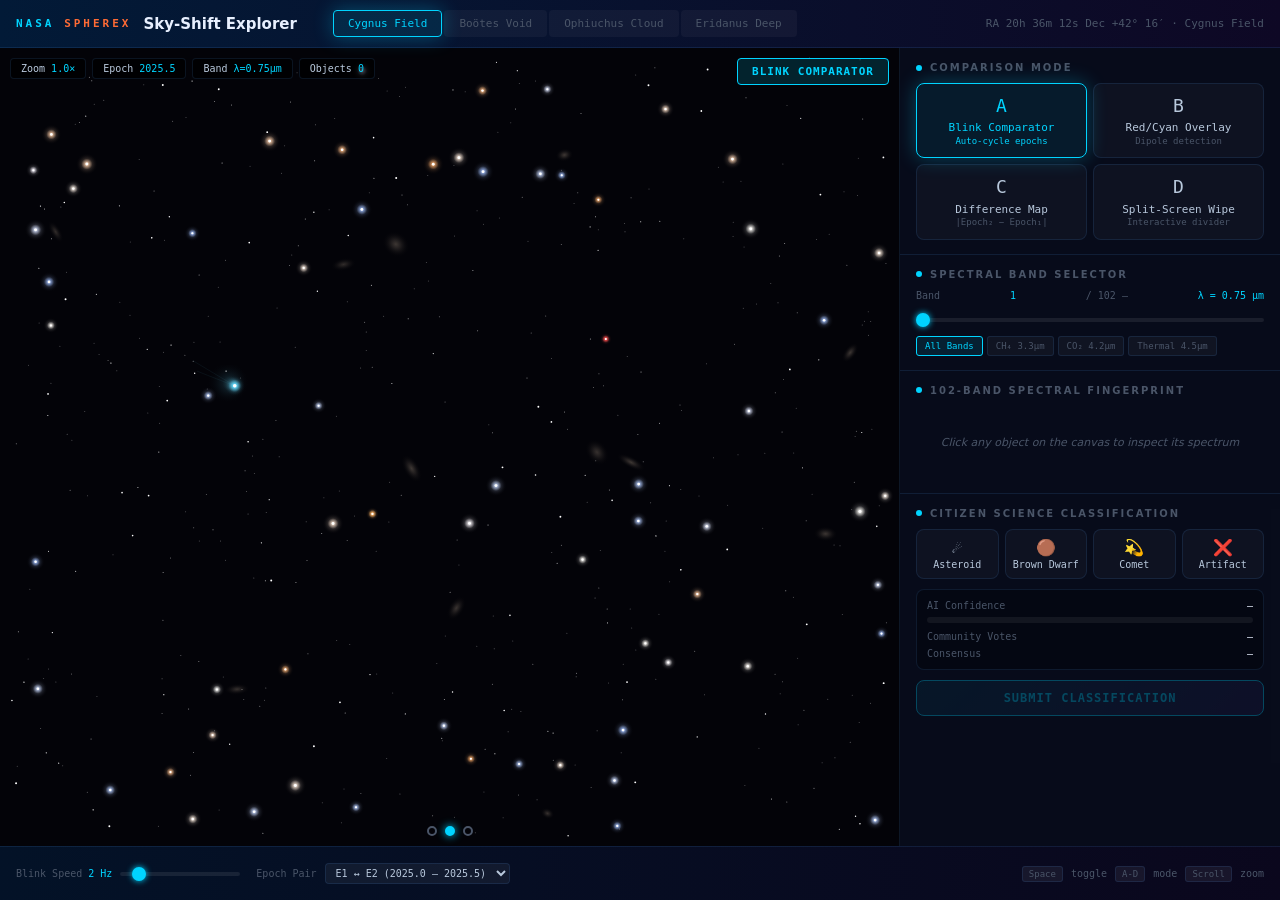
<file: frontend/standalone/spherex-explorer-singlefile.html>
<!DOCTYPE html>
<html lang="en">
<head>
<meta charset="UTF-8">
<meta name="viewport" content="width=device-width, initial-scale=1.0">
<title>SPHEREx Sky-Shift Explorer</title>
<style>
*,*::before,*::after{box-sizing:border-box;margin:0;padding:0}
:root{
  --bg:#060612;--panel:rgba(8,12,28,0.92);--border:rgba(80,160,255,0.12);
  --accent:#00d4ff;--accent2:#7b5cff;--warm:#ff6b35;--cyan:#00e5ff;
  --red:#ff4060;--green:#00ff88;--yellow:#ffcc00;--text:#b8c8dc;
  --bright:#e8f0ff;--dim:#4a5568;--glow:0 0 20px rgba(0,212,255,0.3);
  --radius:8px;--mono:'JetBrains Mono',monospace;--sans:'Inter',system-ui,sans-serif;
}
html,body{height:100%;overflow:hidden;background:var(--bg);color:var(--text);font-family:var(--sans)}
#app{display:grid;grid-template-rows:48px 1fr 54px;height:100vh;width:100vw}

/* ── Header ── */
.header{display:flex;align-items:center;gap:12px;padding:0 16px;background:linear-gradient(90deg,rgba(0,40,80,0.6),rgba(20,10,50,0.6));border-bottom:1px solid var(--border);z-index:10}
.header .logo{font-size:11px;font-weight:700;letter-spacing:3px;color:var(--accent);font-family:var(--mono);text-transform:uppercase}
.header .logo span{color:var(--warm)}
.header .title{font-size:15px;font-weight:600;color:var(--bright)}
.header .subtitle{font-size:11px;color:var(--dim);margin-left:auto;font-family:var(--mono)}
.sector-tabs{display:flex;gap:2px;margin-left:24px}
.sector-tab{padding:6px 14px;font-size:11px;font-family:var(--mono);background:rgba(255,255,255,0.04);border:1px solid transparent;border-radius:4px;color:var(--dim);cursor:pointer;transition:all .2s}
.sector-tab:hover{color:var(--text);border-color:var(--border)}
.sector-tab.active{background:rgba(0,212,255,0.1);border-color:var(--accent);color:var(--accent);box-shadow:var(--glow)}

/* ── Main Area ── */
.main{display:grid;grid-template-columns:1fr 380px;gap:0;overflow:hidden}

/* ── Canvas Panel ── */
.canvas-panel{position:relative;background:#030308;overflow:hidden;border-right:1px solid var(--border)}
#skyCanvas{display:block;width:100%;height:100%;cursor:crosshair}
.canvas-hud{position:absolute;top:10px;left:10px;display:flex;gap:6px;z-index:5}
.hud-badge{padding:4px 10px;font-size:10px;font-family:var(--mono);background:rgba(0,0,0,0.7);border:1px solid var(--border);border-radius:4px;color:var(--text);pointer-events:none}
.hud-badge .val{color:var(--accent)}
.canvas-crosshair{position:absolute;pointer-events:none;z-index:4}
.mode-overlay-label{position:absolute;top:10px;right:10px;padding:6px 14px;font-size:11px;font-weight:600;font-family:var(--mono);border-radius:4px;z-index:5;letter-spacing:1px}
.mode-overlay-label.blink{background:rgba(0,212,255,0.15);border:1px solid var(--accent);color:var(--accent)}
.mode-overlay-label.overlay{background:rgba(255,64,96,0.15);border:1px solid var(--red);color:var(--red)}
.mode-overlay-label.diff{background:rgba(0,255,136,0.15);border:1px solid var(--green);color:var(--green)}
.mode-overlay-label.wipe{background:rgba(123,92,255,0.15);border:1px solid var(--accent2);color:var(--accent2)}
.wipe-line{position:absolute;top:0;width:2px;height:100%;background:var(--accent2);box-shadow:0 0 10px var(--accent2);z-index:6;pointer-events:none}
.wipe-handle{position:absolute;top:50%;width:24px;height:40px;margin-top:-20px;margin-left:-11px;background:var(--accent2);border-radius:6px;z-index:7;cursor:ew-resize;display:flex;align-items:center;justify-content:center}
.wipe-handle::after{content:'⋮';color:white;font-size:16px}
.epoch-indicator{position:absolute;bottom:10px;left:50%;transform:translateX(-50%);display:flex;gap:8px;z-index:5}
.epoch-dot{width:10px;height:10px;border-radius:50%;border:2px solid var(--dim);background:transparent;transition:all .2s}
.epoch-dot.active{border-color:var(--accent);background:var(--accent);box-shadow:0 0 8px var(--accent)}

/* ── Right Panel ── */
.right-panel{display:flex;flex-direction:column;background:var(--panel);overflow-y:auto}
.panel-section{padding:14px 16px;border-bottom:1px solid var(--border)}
.panel-section:last-child{border-bottom:none}
.section-title{font-size:10px;font-weight:700;letter-spacing:2px;text-transform:uppercase;color:var(--dim);margin-bottom:10px;display:flex;align-items:center;gap:8px}
.section-title .dot{width:6px;height:6px;border-radius:50%;background:var(--accent)}

/* ── Mode Selector ── */
.mode-grid{display:grid;grid-template-columns:1fr 1fr;gap:6px}
.mode-btn{padding:10px 8px;font-size:11px;font-family:var(--mono);text-align:center;background:rgba(255,255,255,0.03);border:1px solid var(--border);border-radius:var(--radius);color:var(--text);cursor:pointer;transition:all .25s;line-height:1.3}
.mode-btn:hover{background:rgba(255,255,255,0.06);border-color:rgba(0,212,255,0.3)}
.mode-btn.active{background:rgba(0,212,255,0.08);border-color:var(--accent);color:var(--accent);box-shadow:var(--glow)}
.mode-btn .mode-key{display:block;font-size:18px;margin-bottom:4px}
.mode-btn .mode-label{display:block;font-size:9px;color:var(--dim)}
.mode-btn.active .mode-label{color:var(--accent)}

/* ── Band & Speed Controls ── */
.slider-group{margin-bottom:10px}
.slider-group label{display:flex;justify-content:space-between;font-size:10px;font-family:var(--mono);color:var(--dim);margin-bottom:6px}
.slider-group label span{color:var(--accent)}
input[type=range]{-webkit-appearance:none;width:100%;height:4px;background:rgba(255,255,255,0.08);border-radius:2px;outline:none}
input[type=range]::-webkit-slider-thumb{-webkit-appearance:none;width:14px;height:14px;border-radius:50%;background:var(--accent);cursor:pointer;box-shadow:0 0 6px var(--accent)}
.filter-btns{display:flex;flex-wrap:wrap;gap:4px}
.filter-btn{padding:4px 8px;font-size:9px;font-family:var(--mono);background:rgba(255,255,255,0.04);border:1px solid var(--border);border-radius:3px;color:var(--dim);cursor:pointer;transition:all .2s}
.filter-btn:hover{color:var(--text);border-color:rgba(0,212,255,0.3)}
.filter-btn.active{background:rgba(0,212,255,0.1);border-color:var(--accent);color:var(--accent)}

/* ── Spectral Chart ── */
.chart-wrap{position:relative;background:rgba(0,0,0,0.3);border:1px solid var(--border);border-radius:var(--radius);padding:8px;margin-top:8px}
#spectralCanvas{width:100%;height:180px;display:block}
.chart-legend{display:flex;gap:10px;margin-top:6px;font-size:9px;font-family:var(--mono)}
.chart-legend .leg{display:flex;align-items:center;gap:4px}
.chart-legend .leg .swatch{width:8px;height:3px;border-radius:1px}
.no-selection{text-align:center;padding:30px 10px;color:var(--dim);font-size:11px;font-style:italic}

/* ── Object Info ── */
.obj-info{background:rgba(0,212,255,0.04);border:1px solid rgba(0,212,255,0.15);border-radius:var(--radius);padding:10px;margin-bottom:10px}
.obj-info .obj-name{font-size:13px;font-weight:600;color:var(--bright);margin-bottom:6px}
.obj-info .obj-type{font-size:10px;font-family:var(--mono);padding:2px 8px;border-radius:3px;display:inline-block;margin-bottom:8px}
.obj-info .obj-type.asteroid{background:rgba(255,107,53,0.15);color:var(--warm)}
.obj-info .obj-type.browndwarf{background:rgba(255,64,96,0.15);color:var(--red)}
.obj-info .obj-type.comet{background:rgba(0,212,255,0.15);color:var(--cyan)}
.obj-stats{display:grid;grid-template-columns:1fr 1fr;gap:4px 12px}
.obj-stat{font-size:10px;font-family:var(--mono)}
.obj-stat .stat-label{color:var(--dim)}
.obj-stat .stat-val{color:var(--bright);float:right}

/* ── Classification ── */
.classify-btns{display:flex;gap:6px;margin-bottom:10px}
.classify-btn{flex:1;padding:8px 4px;font-size:10px;font-family:var(--mono);text-align:center;background:rgba(255,255,255,0.03);border:1px solid var(--border);border-radius:var(--radius);color:var(--text);cursor:pointer;transition:all .2s}
.classify-btn:hover{background:rgba(255,255,255,0.06)}
.classify-btn.selected{border-width:2px}
.classify-btn.selected.c-asteroid{border-color:var(--warm);color:var(--warm);background:rgba(255,107,53,0.1)}
.classify-btn.selected.c-browndwarf{border-color:var(--red);color:var(--red);background:rgba(255,64,96,0.1)}
.classify-btn.selected.c-comet{border-color:var(--cyan);color:var(--cyan);background:rgba(0,229,255,0.1)}
.classify-btn.selected.c-artifact{border-color:var(--dim);color:var(--text);background:rgba(255,255,255,0.05)}
.classify-btn .cls-icon{font-size:16px;display:block;margin-bottom:2px}
.consensus-panel{background:rgba(0,0,0,0.3);border:1px solid var(--border);border-radius:var(--radius);padding:10px}
.consensus-row{display:flex;justify-content:space-between;align-items:center;font-size:10px;font-family:var(--mono);margin-bottom:6px}
.consensus-row:last-child{margin-bottom:0}
.consensus-row .cr-label{color:var(--dim)}
.consensus-row .cr-val{color:var(--bright)}
.confidence-bar{height:6px;background:rgba(255,255,255,0.06);border-radius:3px;overflow:hidden;margin-top:4px}
.confidence-fill{height:100%;border-radius:3px;transition:width .5s ease}
.submit-btn{width:100%;padding:10px;margin-top:10px;font-size:12px;font-weight:600;font-family:var(--mono);background:linear-gradient(135deg,rgba(0,212,255,0.2),rgba(123,92,255,0.2));border:1px solid var(--accent);border-radius:var(--radius);color:var(--accent);cursor:pointer;transition:all .25s;letter-spacing:1px}
.submit-btn:hover{background:linear-gradient(135deg,rgba(0,212,255,0.3),rgba(123,92,255,0.3));box-shadow:var(--glow)}
.submit-btn:disabled{opacity:0.3;cursor:not-allowed}
.toast{position:fixed;bottom:70px;left:50%;transform:translateX(-50%);padding:10px 24px;background:rgba(0,255,136,0.15);border:1px solid var(--green);border-radius:var(--radius);color:var(--green);font-size:12px;font-family:var(--mono);z-index:100;opacity:0;transition:opacity .3s;pointer-events:none}
.toast.show{opacity:1}

/* ── Footer ── */
.footer{display:flex;align-items:center;gap:16px;padding:0 16px;background:linear-gradient(90deg,rgba(0,30,60,0.5),rgba(15,8,40,0.5));border-top:1px solid var(--border);z-index:10}
.footer .foot-group{display:flex;align-items:center;gap:8px}
.footer label{font-size:10px;font-family:var(--mono);color:var(--dim);white-space:nowrap}
.footer label span{color:var(--accent)}
.footer input[type=range]{width:120px}
.footer .kbd{padding:2px 6px;font-size:9px;font-family:var(--mono);background:rgba(255,255,255,0.06);border:1px solid var(--border);border-radius:3px;color:var(--dim)}

/* ── Animations ── */
@keyframes pulse{0%,100%{opacity:1}50%{opacity:0.5}}
.blink-active .epoch-dot.active{animation:pulse .3s ease-in-out infinite}
@keyframes fadeIn{from{opacity:0;transform:translateY(8px)}to{opacity:1;transform:translateY(0)}}
.panel-section{animation:fadeIn .3s ease}
.marker-ring{position:absolute;border:2px solid var(--green);border-radius:50%;pointer-events:none;z-index:5;animation:markerPulse 1.5s ease-in-out infinite}
@keyframes markerPulse{0%,100%{transform:scale(1);opacity:1}50%{transform:scale(1.3);opacity:0.5}}
</style>
</head>
<body>
<div id="app">

  <!-- Header -->
  <div class="header">
    <div class="logo">NASA <span>SPHEREx</span></div>
    <div class="title">Sky-Shift Explorer</div>
    <div class="sector-tabs" id="sectorTabs"></div>
    <div class="subtitle" id="coordDisplay">RA 00h00m00s Dec +00°00′00″</div>
  </div>

  <!-- Main -->
  <div class="main">
    <!-- Sky Canvas -->
    <div class="canvas-panel" id="canvasPanel">
      <canvas id="skyCanvas"></canvas>
      <div class="canvas-hud" id="canvasHud">
        <div class="hud-badge">Zoom <span class="val" id="hudZoom">1.0×</span></div>
        <div class="hud-badge">Epoch <span class="val" id="hudEpoch">2025.0</span></div>
        <div class="hud-badge">Band <span class="val" id="hudBand">λ=0.75μm</span></div>
        <div class="hud-badge">Objects <span class="val" id="hudObjs">0</span></div>
      </div>
      <div class="mode-overlay-label blink" id="modeLabel">BLINK COMPARATOR</div>
      <div class="epoch-indicator" id="epochDots"></div>
      <div id="wipeContainer" style="display:none">
        <div class="wipe-line" id="wipeLine"></div>
        <div class="wipe-handle" id="wipeHandle"></div>
      </div>
      <div id="markerLayer"></div>
    </div>

    <!-- Right Panel -->
    <div class="right-panel">
      <!-- Mode Selector -->
      <div class="panel-section">
        <div class="section-title"><span class="dot"></span>Comparison Mode</div>
        <div class="mode-grid" id="modeGrid">
          <button class="mode-btn active" data-mode="blink"><span class="mode-key">A</span>Blink Comparator<span class="mode-label">Auto-cycle epochs</span></button>
          <button class="mode-btn" data-mode="overlay"><span class="mode-key">B</span>Red/Cyan Overlay<span class="mode-label">Dipole detection</span></button>
          <button class="mode-btn" data-mode="diff"><span class="mode-key">C</span>Difference Map<span class="mode-label">|Epoch₂ − Epoch₁|</span></button>
          <button class="mode-btn" data-mode="wipe"><span class="mode-key">D</span>Split-Screen Wipe<span class="mode-label">Interactive divider</span></button>
        </div>
      </div>

      <!-- Band Controls -->
      <div class="panel-section">
        <div class="section-title"><span class="dot"></span>Spectral Band Selector</div>
        <div class="slider-group">
          <label>Band <span id="bandNum">1</span> / 102 — <span id="bandWavelength">λ = 0.75 μm</span></label>
          <input type="range" id="bandSlider" min="1" max="102" value="1">
        </div>
        <div class="filter-btns" id="filterBtns">
          <button class="filter-btn active" data-band="0">All Bands</button>
          <button class="filter-btn" data-band="60">CH₄ 3.3μm</button>
          <button class="filter-btn" data-band="82">CO₂ 4.2μm</button>
          <button class="filter-btn" data-band="90">Thermal 4.5μm</button>
        </div>
      </div>

      <!-- Spectral Chart -->
      <div class="panel-section">
        <div class="section-title"><span class="dot"></span>102-Band Spectral Fingerprint</div>
        <div id="chartArea">
          <div class="no-selection" id="noSelection">Click any object on the canvas to inspect its spectrum</div>
          <div id="objInfoWrap" style="display:none">
            <div class="obj-info" id="objInfo"></div>
          </div>
          <div class="chart-wrap" style="display:none" id="chartWrap">
            <canvas id="spectralCanvas"></canvas>
            <div class="chart-legend">
              <div class="leg"><span class="swatch" style="background:var(--accent)"></span>Epoch 1</div>
              <div class="leg"><span class="swatch" style="background:var(--warm)"></span>Epoch 2</div>
              <div class="leg"><span class="swatch" style="background:var(--green)"></span>Epoch 3</div>
            </div>
          </div>
        </div>
      </div>

      <!-- Classification -->
      <div class="panel-section">
        <div class="section-title"><span class="dot"></span>Citizen Science Classification</div>
        <div class="classify-btns" id="classifyBtns">
          <button class="classify-btn" data-cls="asteroid"><span class="cls-icon">☄️</span>Asteroid</button>
          <button class="classify-btn" data-cls="browndwarf"><span class="cls-icon">🟤</span>Brown Dwarf</button>
          <button class="classify-btn" data-cls="comet"><span class="cls-icon">💫</span>Comet</button>
          <button class="classify-btn" data-cls="artifact"><span class="cls-icon">❌</span>Artifact</button>
        </div>
        <div class="consensus-panel" id="consensusPanel">
          <div class="consensus-row"><span class="cr-label">AI Confidence</span><span class="cr-val" id="aiConf">—</span></div>
          <div class="confidence-bar"><div class="confidence-fill" id="aiConfBar" style="width:0%;background:var(--accent)"></div></div>
          <div class="consensus-row" style="margin-top:8px"><span class="cr-label">Community Votes</span><span class="cr-val" id="commVotes">—</span></div>
          <div class="consensus-row"><span class="cr-label">Consensus</span><span class="cr-val" id="consLabel">—</span></div>
        </div>
        <button class="submit-btn" id="submitBtn" disabled>SUBMIT CLASSIFICATION</button>
      </div>
    </div>
  </div>

  <!-- Footer -->
  <div class="footer">
    <div class="foot-group">
      <label>Blink Speed <span id="speedVal">2 Hz</span></label>
      <input type="range" id="speedSlider" min="1" max="10" value="2">
    </div>
    <div class="foot-group">
      <label>Epoch Pair</label>
      <select id="epochPairSel" style="background:rgba(255,255,255,0.05);border:1px solid var(--border);border-radius:4px;color:var(--text);font-size:10px;font-family:var(--mono);padding:3px 6px">
        <option value="0,1">E1 ↔ E2 (2025.0 – 2025.5)</option>
        <option value="1,2">E2 ↔ E3 (2025.5 – 2026.0)</option>
        <option value="0,2">E1 ↔ E3 (2025.0 – 2026.0)</option>
      </select>
    </div>
    <div class="foot-group" style="margin-left:auto">
      <span class="kbd">Space</span><label> toggle </label>
      <span class="kbd">A-D</span><label> mode </label>
      <span class="kbd">Scroll</span><label> zoom </label>
    </div>
  </div>
</div>

<div class="toast" id="toast"></div>

<script>
/* ═══════════════════════════════════════════════════════
   SPHEREx Sky-Shift Explorer — Complete Application
   ═══════════════════════════════════════════════════════ */

// ── Seeded PRNG (Mulberry32) ───────────────────────────
class Rand {
  constructor(seed) { this.s = seed | 0; }
  next() {
    this.s |= 0; this.s = this.s + 0x6D2B79F5 | 0;
    let t = Math.imul(this.s ^ (this.s >>> 15), 1 | this.s);
    t = t + Math.imul(t ^ (t >>> 7), 61 | t) ^ t;
    return ((t ^ (t >>> 14)) >>> 0) / 4294967296;
  }
  range(lo, hi) { return lo + this.next() * (hi - lo); }
  gauss() {
    const u1 = this.next() || 1e-10, u2 = this.next();
    return Math.sqrt(-2 * Math.log(u1)) * Math.cos(2 * Math.PI * u2);
  }
}

// ── Spectral Utilities ─────────────────────────────────
const NUM_BANDS = 102;
const LAMBDA_MIN = 0.75, LAMBDA_MAX = 5.0;
function bandToWavelength(b) { return LAMBDA_MIN + (b / (NUM_BANDS - 1)) * (LAMBDA_MAX - LAMBDA_MIN); }
function wavelengthToBand(w) { return Math.round(((w - LAMBDA_MIN) / (LAMBDA_MAX - LAMBDA_MIN)) * (NUM_BANDS - 1)); }

function planck(lambda_um, T) {
  const l = lambda_um * 1e-6;
  const h = 6.626e-34, c = 3e8, k = 1.381e-23;
  const x = h * c / (l * k * T);
  if (x > 500) return 0;
  return (2 * h * c * c / Math.pow(l, 5)) / (Math.exp(x) - 1);
}

function generateStarSpectrum(T) {
  const spec = new Float32Array(NUM_BANDS);
  let peak = 0;
  for (let i = 0; i < NUM_BANDS; i++) {
    spec[i] = planck(bandToWavelength(i), T);
    if (spec[i] > peak) peak = spec[i];
  }
  if (peak > 0) for (let i = 0; i < NUM_BANDS; i++) spec[i] /= peak;
  return spec;
}

function generateAsteroidSpectrum(rng) {
  const reflected = generateStarSpectrum(5778);
  const thermal = generateStarSpectrum(280 + rng.range(-40, 40));
  const spec = new Float32Array(NUM_BANDS);
  for (let i = 0; i < NUM_BANDS; i++) {
    const w = bandToWavelength(i);
    const thermalWeight = Math.max(0, (w - 3.0) / 2.0);
    spec[i] = reflected[i] * 0.4 + thermal[i] * thermalWeight * 1.8;
  }
  let peak = 0;
  for (let i = 0; i < NUM_BANDS; i++) if (spec[i] > peak) peak = spec[i];
  if (peak > 0) for (let i = 0; i < NUM_BANDS; i++) spec[i] /= peak;
  return spec;
}

function generateBrownDwarfSpectrum(rng) {
  const base = generateStarSpectrum(1400 + rng.range(-200, 200));
  const spec = new Float32Array(NUM_BANDS);
  for (let i = 0; i < NUM_BANDS; i++) {
    const w = bandToWavelength(i);
    let absorption = 1.0;
    const ch4Depth = 0.7 + rng.range(0, 0.2);
    absorption *= 1.0 - ch4Depth * Math.exp(-0.5 * Math.pow((w - 3.3) / 0.15, 2));
    const h2oDepth = 0.5 + rng.range(0, 0.15);
    absorption *= 1.0 - h2oDepth * Math.exp(-0.5 * Math.pow((w - 2.7) / 0.2, 2));
    absorption *= 1.0 - 0.3 * Math.exp(-0.5 * Math.pow((w - 1.4) / 0.1, 2));
    absorption *= 1.0 - 0.25 * Math.exp(-0.5 * Math.pow((w - 1.9) / 0.12, 2));
    spec[i] = base[i] * Math.max(0.05, absorption);
  }
  let peak = 0;
  for (let i = 0; i < NUM_BANDS; i++) if (spec[i] > peak) peak = spec[i];
  if (peak > 0) for (let i = 0; i < NUM_BANDS; i++) spec[i] /= peak;
  return spec;
}

function generateCometSpectrum(rng) {
  const dust = generateStarSpectrum(5778);
  const thermal = generateStarSpectrum(220 + rng.range(-30, 30));
  const spec = new Float32Array(NUM_BANDS);
  for (let i = 0; i < NUM_BANDS; i++) {
    const w = bandToWavelength(i);
    spec[i] = dust[i] * 0.3 + thermal[i] * Math.max(0, (w - 2.5) / 2.5) * 1.2;
    spec[i] += 0.8 * Math.exp(-0.5 * Math.pow((w - 4.26) / 0.08, 2));
    spec[i] += 0.6 * Math.exp(-0.5 * Math.pow((w - 4.67) / 0.1, 2));
    spec[i] += 0.3 * Math.exp(-0.5 * Math.pow((w - 3.0) / 0.12, 2));
  }
  let peak = 0;
  for (let i = 0; i < NUM_BANDS; i++) if (spec[i] > peak) peak = spec[i];
  if (peak > 0) for (let i = 0; i < NUM_BANDS; i++) spec[i] /= peak;
  return spec;
}

// ── Color Helpers ──────────────────────────────────────
function tempToRGB(T) {
  const t = T / 100;
  let r, g, b;
  if (t <= 66) { r = 255; }
  else { r = 329.698727446 * Math.pow(t - 60, -0.1332047592); }
  if (t <= 66) { g = 99.4708025861 * Math.log(t) - 161.1195681661; }
  else { g = 288.1221695283 * Math.pow(t - 60, -0.0755148492); }
  if (t >= 66) { b = 255; }
  else if (t <= 19) { b = 0; }
  else { b = 138.5177312231 * Math.log(t - 10) - 305.0447927307; }
  return [Math.max(0, Math.min(255, r)) | 0, Math.max(0, Math.min(255, g)) | 0, Math.max(0, Math.min(255, b)) | 0];
}

// ── Sky Sector Definitions ─────────────────────────────
const SECTORS = [
  { id: 0, name: "Cygnus Field", ra: "20h 36m 12s", dec: "+42° 16′", raNum: 309.05, decNum: 42.27, starCount: 520, seed: 42 },
  { id: 1, name: "Boötes Void", ra: "14h 32m 00s", dec: "+46° 00′", raNum: 218.0, decNum: 46.0, starCount: 180, seed: 137 },
  { id: 2, name: "Ophiuchus Cloud", ra: "16h 28m 00s", dec: "−24° 18′", raNum: 247.0, decNum: -24.3, starCount: 400, seed: 256 },
  { id: 3, name: "Eridanus Deep", ra: "03h 20m 00s", dec: "−20° 00′", raNum: 50.0, decNum: -20.0, starCount: 140, seed: 773 },
];

// ── Moving Object Templates ────────────────────────────
function createMovingObjects(rng, canvasW, canvasH) {
  const cx = canvasW / 2, cy = canvasH / 2;
  return [
    {
      id: "mobj_asteroid",
      name: "2025 XR₇",
      type: "asteroid",
      label: "Main-Belt Asteroid",
      baseX: cx - 120 + rng.range(-60, 60),
      baseY: cy + 80 + rng.range(-40, 40),
      dxPerEpoch: 28 + rng.range(-4, 4),
      dyPerEpoch: -10 + rng.range(-3, 3),
      mag: 0.45,
      radius: 2.2,
      temp: 280,
      spectrum: generateAsteroidSpectrum(rng),
      coma: false,
      angularVelocity: 14.2,
      aiConf: 0.94,
      votes: { asteroid: 38, browndwarf: 1, comet: 4, artifact: 2 },
    },
    {
      id: "mobj_browndwarf",
      name: "WISE J1741−2456",
      type: "browndwarf",
      label: "T8 Brown Dwarf",
      baseX: cx + 150 + rng.range(-50, 50),
      baseY: cy - 100 + rng.range(-30, 30),
      dxPerEpoch: 3.5 + rng.range(-0.5, 0.5),
      dyPerEpoch: 5.2 + rng.range(-0.5, 0.5),
      mag: 0.3,
      radius: 2.0,
      temp: 1400,
      spectrum: generateBrownDwarfSpectrum(rng),
      coma: false,
      angularVelocity: 2.8,
      aiConf: 0.87,
      votes: { asteroid: 2, browndwarf: 41, comet: 0, artifact: 5 },
    },
    {
      id: "mobj_comet",
      name: "C/2025 S₁ (Chen-Mégier)",
      type: "comet",
      label: "Oort Cloud Comet",
      baseX: cx - 200 + rng.range(-40, 40),
      baseY: cy - 60 + rng.range(-40, 40),
      dxPerEpoch: 16 + rng.range(-3, 3),
      dyPerEpoch: 12 + rng.range(-3, 3),
      mag: 0.38,
      radius: 3.5,
      temp: 220,
      spectrum: generateCometSpectrum(rng),
      coma: true,
      angularVelocity: 8.5,
      aiConf: 0.91,
      votes: { asteroid: 3, browndwarf: 0, comet: 45, artifact: 1 },
    },
  ];
}

// ── Star Field Generator ───────────────────────────────
function generateStars(sector, canvasW, canvasH) {
  const rng = new Rand(sector.seed);
  const stars = [];
  for (let i = 0; i < sector.starCount; i++) {
    const x = rng.range(10, canvasW - 10);
    const y = rng.range(10, canvasH - 10);
    const magRaw = rng.next();
    const mag = Math.pow(magRaw, 3.5) * 0.9 + 0.02;
    const temps = [3200, 4200, 5200, 5778, 6500, 8000, 10000, 15000, 25000];
    const T = temps[(rng.next() * temps.length) | 0] + rng.range(-400, 400);
    stars.push({
      x, y, mag, temp: Math.max(2500, T),
      rgb: tempToRGB(Math.max(2500, T)),
      spectrum: generateStarSpectrum(Math.max(2500, T)),
      radius: 0.5 + mag * 3.5,
    });
  }
  for (let i = 0; i < 12; i++) {
    const x = rng.range(30, canvasW - 30);
    const y = rng.range(30, canvasH - 30);
    stars.push({
      x, y, mag: 0.06 + rng.next() * 0.08, temp: 5000,
      rgb: [180, 160, 140], spectrum: generateStarSpectrum(5000),
      radius: 6 + rng.next() * 10, isGalaxy: true,
      ellip: 0.3 + rng.next() * 0.6, angle: rng.next() * Math.PI,
    });
  }
  return stars;
}

/* ═══════════════════════════════════════════════════════
   RENDERING ENGINE
   ═══════════════════════════════════════════════════════ */
class Renderer {
  constructor(canvas) {
    this.canvas = canvas;
    this.ctx = canvas.getContext("2d", { willReadFrequently: true });
    this.offscreens = [null, null, null];
    this.resize();
  }

  resize() {
    const panel = this.canvas.parentElement;
    const dpr = window.devicePixelRatio || 1;
    this.w = panel.clientWidth;
    this.h = panel.clientHeight;
    this.canvas.width = this.w * dpr;
    this.canvas.height = this.h * dpr;
    this.canvas.style.width = this.w + "px";
    this.canvas.style.height = this.h + "px";
    this.ctx.setTransform(dpr, 0, 0, dpr, 0, 0);
    for (let i = 0; i < 3; i++) {
      const c = document.createElement("canvas");
      c.width = this.w; c.height = this.h;
      this.offscreens[i] = c;
    }
  }

  renderEpoch(stars, movers, epochIdx, bandIdx, zoom, panX, panY, target) {
    const ctx = target ? target.getContext("2d") : this.ctx;
    const w = this.w, h = this.h;
    ctx.save();
    ctx.fillStyle = "#030308";
    ctx.fillRect(0, 0, w, h);

    ctx.translate(panX, panY);
    ctx.scale(zoom, zoom);
    ctx.translate(-w / 2, -h / 2);

    const bandFluxIdx = bandIdx;

    for (const star of stars) {
      const flux = bandIdx === 0 ? star.mag : star.mag * (star.spectrum[bandFluxIdx - 1] || 0.01);
      const r = star.radius * Math.max(0.3, flux / star.mag);
      const alpha = Math.min(1, 0.3 + flux * 2);

      if (star.isGalaxy) {
        ctx.save();
        ctx.translate(star.x, star.y);
        ctx.rotate(star.angle);
        ctx.scale(1, star.ellip);
        const grd = ctx.createRadialGradient(0, 0, 0, 0, 0, star.radius);
        grd.addColorStop(0, `rgba(${star.rgb[0]},${star.rgb[1]},${star.rgb[2]},${alpha * 0.6})`);
        grd.addColorStop(0.4, `rgba(${star.rgb[0]},${star.rgb[1]},${star.rgb[2]},${alpha * 0.25})`);
        grd.addColorStop(1, "transparent");
        ctx.fillStyle = grd;
        ctx.fillRect(-star.radius, -star.radius, star.radius * 2, star.radius * 2);
        ctx.restore();
        continue;
      }

      const [sr, sg, sb] = star.rgb;
      if (r > 2.5) {
        const grd = ctx.createRadialGradient(star.x, star.y, 0, star.x, star.y, r * 3);
        grd.addColorStop(0, `rgba(255,255,255,${alpha})`);
        grd.addColorStop(0.15, `rgba(${sr},${sg},${sb},${alpha * 0.8})`);
        grd.addColorStop(0.5, `rgba(${sr},${sg},${sb},${alpha * 0.15})`);
        grd.addColorStop(1, "transparent");
        ctx.fillStyle = grd;
        ctx.fillRect(star.x - r * 3, star.y - r * 3, r * 6, r * 6);
      }
      if (r > 4) {
        ctx.strokeStyle = `rgba(${sr},${sg},${sb},${alpha * 0.3})`;
        ctx.lineWidth = 0.5;
        const sLen = r * 2.5;
        ctx.beginPath();
        ctx.moveTo(star.x - sLen, star.y); ctx.lineTo(star.x + sLen, star.y);
        ctx.moveTo(star.x, star.y - sLen); ctx.lineTo(star.x, star.y + sLen);
        ctx.stroke();
      }
      ctx.beginPath();
      ctx.arc(star.x, star.y, Math.max(0.5, r * 0.4), 0, Math.PI * 2);
      ctx.fillStyle = `rgba(255,255,255,${alpha})`;
      ctx.fill();
    }

    for (const obj of movers) {
      const ox = obj.baseX + obj.dxPerEpoch * epochIdx;
      const oy = obj.baseY + obj.dyPerEpoch * epochIdx;
      const flux = bandIdx === 0 ? obj.mag : obj.mag * (obj.spectrum[bandFluxIdx - 1] || 0.01);
      const r = obj.radius * Math.max(0.4, flux / obj.mag);
      const alpha = Math.min(1, 0.4 + flux * 2.5);

      let cr, cg, cb;
      if (obj.type === "asteroid") { cr = 255; cg = 180; cb = 100; }
      else if (obj.type === "browndwarf") { cr = 255; cg = 80; cb = 80; }
      else { cr = 100; cg = 220; cb = 255; }

      if (obj.coma) {
        const comaR = r * 6;
        const grd = ctx.createRadialGradient(ox - r, oy - r * 0.5, r * 0.5, ox - r * 2, oy - r, comaR);
        grd.addColorStop(0, `rgba(${cr},${cg},${cb},${alpha * 0.3})`);
        grd.addColorStop(0.3, `rgba(${cr},${cg},${cb},${alpha * 0.1})`);
        grd.addColorStop(1, "transparent");
        ctx.fillStyle = grd;
        ctx.fillRect(ox - comaR * 1.5, oy - comaR, comaR * 2.5, comaR * 2);

        ctx.save();
        ctx.globalAlpha = alpha * 0.15;
        ctx.strokeStyle = `rgba(${cr},${cg},${cb},0.5)`;
        ctx.lineWidth = 0.8;
        ctx.beginPath();
        const tailLen = r * 12;
        ctx.moveTo(ox, oy);
        ctx.quadraticCurveTo(ox - tailLen * 0.5, oy - tailLen * 0.3, ox - tailLen, oy - tailLen * 0.6);
        ctx.stroke();
        ctx.beginPath();
        ctx.moveTo(ox, oy);
        ctx.quadraticCurveTo(ox - tailLen * 0.4, oy - tailLen * 0.15, ox - tailLen * 0.9, oy - tailLen * 0.35);
        ctx.stroke();
        ctx.restore();
      }

      const grd = ctx.createRadialGradient(ox, oy, 0, ox, oy, r * 3);
      grd.addColorStop(0, `rgba(255,255,255,${alpha})`);
      grd.addColorStop(0.2, `rgba(${cr},${cg},${cb},${alpha * 0.9})`);
      grd.addColorStop(0.6, `rgba(${cr},${cg},${cb},${alpha * 0.15})`);
      grd.addColorStop(1, "transparent");
      ctx.fillStyle = grd;
      ctx.fillRect(ox - r * 3, oy - r * 3, r * 6, r * 6);

      ctx.beginPath();
      ctx.arc(ox, oy, Math.max(0.6, r * 0.5), 0, Math.PI * 2);
      ctx.fillStyle = `rgba(255,255,255,${alpha})`;
      ctx.fill();
    }

    ctx.restore();
  }

  renderBlink(stars, movers, epochIdx, bandIdx, zoom, panX, panY) {
    this.renderEpoch(stars, movers, epochIdx, bandIdx, zoom, panX, panY);
  }

  renderOverlay(stars, movers, eA, eB, bandIdx, zoom, panX, panY) {
    const ocA = this.offscreens[0], ocB = this.offscreens[1];
    this.renderEpoch(stars, movers, eA, bandIdx, zoom, panX, panY, ocA);
    this.renderEpoch(stars, movers, eB, bandIdx, zoom, panX, panY, ocB);

    const ctxA = ocA.getContext("2d"), ctxB = ocB.getContext("2d");
    const dA = ctxA.getImageData(0, 0, this.w, this.h);
    const dB = ctxB.getImageData(0, 0, this.w, this.h);
    const out = this.ctx.createImageData(this.w, this.h);
    const pA = dA.data, pB = dB.data, pO = out.data;

    for (let i = 0; i < pA.length; i += 4) {
      const lumA = pA[i] * 0.299 + pA[i + 1] * 0.587 + pA[i + 2] * 0.114;
      const lumB = pB[i] * 0.299 + pB[i + 1] * 0.587 + pB[i + 2] * 0.114;
      pO[i] = Math.min(255, lumA * 1.1) | 0;
      pO[i + 1] = Math.min(255, lumB * 1.05) | 0;
      pO[i + 2] = Math.min(255, lumB * 1.05) | 0;
      pO[i + 3] = 255;
    }
    this.ctx.putImageData(out, 0, 0);
  }

  renderDiff(stars, movers, eA, eB, bandIdx, zoom, panX, panY) {
    const ocA = this.offscreens[0], ocB = this.offscreens[1];
    this.renderEpoch(stars, movers, eA, bandIdx, zoom, panX, panY, ocA);
    this.renderEpoch(stars, movers, eB, bandIdx, zoom, panX, panY, ocB);

    const ctxA = ocA.getContext("2d"), ctxB = ocB.getContext("2d");
    const dA = ctxA.getImageData(0, 0, this.w, this.h);
    const dB = ctxB.getImageData(0, 0, this.w, this.h);
    const out = this.ctx.createImageData(this.w, this.h);
    const pA = dA.data, pB = dB.data, pO = out.data;

    for (let i = 0; i < pA.length; i += 4) {
      const dr = Math.abs(pA[i] - pB[i]);
      const dg = Math.abs(pA[i + 1] - pB[i + 1]);
      const db = Math.abs(pA[i + 2] - pB[i + 2]);
      const intensity = (dr + dg + db) / 3;
      const boosted = Math.min(255, intensity * 4);
      if (boosted > 15) {
        pO[i] = Math.min(255, boosted * 0.2 + 20) | 0;
        pO[i + 1] = Math.min(255, boosted * 1.1) | 0;
        pO[i + 2] = Math.min(255, boosted * 0.5 + 10) | 0;
      } else {
        pO[i] = 3; pO[i + 1] = 3; pO[i + 2] = 8;
      }
      pO[i + 3] = 255;
    }
    this.ctx.putImageData(out, 0, 0);
  }

  renderWipe(stars, movers, eA, eB, bandIdx, zoom, panX, panY, wipeX) {
    const ctx = this.ctx;
    ctx.save();
    ctx.beginPath();
    ctx.rect(0, 0, wipeX, this.h);
    ctx.clip();
    this.renderEpoch(stars, movers, eA, bandIdx, zoom, panX, panY);
    ctx.restore();

    ctx.save();
    ctx.beginPath();
    ctx.rect(wipeX, 0, this.w - wipeX, this.h);
    ctx.clip();
    this.renderEpoch(stars, movers, eB, bandIdx, zoom, panX, panY);
    ctx.restore();

    ctx.strokeStyle = "rgba(123,92,255,0.8)";
    ctx.lineWidth = 2;
    ctx.beginPath();
    ctx.moveTo(wipeX, 0);
    ctx.lineTo(wipeX, this.h);
    ctx.stroke();

    ctx.fillStyle = "rgba(123,92,255,0.7)";
    ctx.font = "10px 'JetBrains Mono'";
    ctx.textAlign = "right";
    ctx.fillText(`Epoch ${eA + 1}`, wipeX - 8, 20);
    ctx.textAlign = "left";
    ctx.fillText(`Epoch ${eB + 1}`, wipeX + 8, 20);
  }
}

/* ═══════════════════════════════════════════════════════
   SPECTRAL CHART
   ═══════════════════════════════════════════════════════ */
class SpectralChart {
  constructor(canvas) {
    this.canvas = canvas;
    this.ctx = canvas.getContext("2d");
  }

  draw(spectra, objectType, activeBand) {
    const c = this.canvas;
    const parent = c.parentElement;
    const dpr = window.devicePixelRatio || 1;
    c.width = parent.clientWidth * dpr;
    c.height = 180 * dpr;
    c.style.width = parent.clientWidth + "px";
    c.style.height = "180px";

    const ctx = this.ctx;
    ctx.setTransform(dpr, 0, 0, dpr, 0, 0);
    const W = parent.clientWidth, H = 180;
    const pad = { l: 40, r: 12, t: 12, b: 28 };
    const pw = W - pad.l - pad.r, ph = H - pad.t - pad.b;

    ctx.clearRect(0, 0, W, H);

    ctx.strokeStyle = "rgba(255,255,255,0.05)";
    ctx.lineWidth = 0.5;
    for (let i = 0; i <= 5; i++) {
      const y = pad.t + (ph / 5) * i;
      ctx.beginPath(); ctx.moveTo(pad.l, y); ctx.lineTo(pad.l + pw, y); ctx.stroke();
    }
    const wTicks = [1, 1.5, 2, 2.5, 3, 3.5, 4, 4.5, 5];
    ctx.fillStyle = "rgba(255,255,255,0.3)";
    ctx.font = "9px 'JetBrains Mono'";
    ctx.textAlign = "center";
    for (const wt of wTicks) {
      const x = pad.l + ((wt - LAMBDA_MIN) / (LAMBDA_MAX - LAMBDA_MIN)) * pw;
      ctx.beginPath(); ctx.moveTo(x, pad.t); ctx.lineTo(x, pad.t + ph); ctx.stroke();
      ctx.fillText(wt.toFixed(1), x, H - 6);
    }
    ctx.fillText("Wavelength (μm)", pad.l + pw / 2, H - 0);

    ctx.save();
    ctx.translate(10, pad.t + ph / 2);
    ctx.rotate(-Math.PI / 2);
    ctx.textAlign = "center";
    ctx.fillStyle = "rgba(255,255,255,0.3)";
    ctx.fillText("Relative Flux", 0, 0);
    ctx.restore();

    ctx.textAlign = "right";
    for (let i = 0; i <= 4; i++) {
      const v = (i / 4).toFixed(1);
      const y = pad.t + ph - (ph / 4) * i;
      ctx.fillText(v, pad.l - 4, y + 3);
    }

    const features = [];
    if (objectType === "browndwarf") {
      features.push({ w: 3.3, label: "CH₄", color: "rgba(255,64,96,0.3)" });
      features.push({ w: 2.7, label: "H₂O", color: "rgba(100,180,255,0.3)" });
      features.push({ w: 1.4, label: "H₂O", color: "rgba(100,180,255,0.2)" });
    } else if (objectType === "comet") {
      features.push({ w: 4.26, label: "CO₂", color: "rgba(0,212,255,0.3)" });
      features.push({ w: 4.67, label: "CO", color: "rgba(0,212,255,0.25)" });
      features.push({ w: 3.0, label: "H₂O ice", color: "rgba(100,180,255,0.2)" });
    } else if (objectType === "asteroid") {
      features.push({ w: 4.5, label: "Thermal", color: "rgba(255,107,53,0.3)" });
    }
    for (const f of features) {
      const fx = pad.l + ((f.w - LAMBDA_MIN) / (LAMBDA_MAX - LAMBDA_MIN)) * pw;
      ctx.fillStyle = f.color;
      ctx.fillRect(fx - 8, pad.t, 16, ph);
      ctx.fillStyle = "rgba(255,255,255,0.5)";
      ctx.font = "8px 'JetBrains Mono'";
      ctx.textAlign = "center";
      ctx.fillText(f.label, fx, pad.t + 10);
    }

    const colors = ["#00d4ff", "#ff6b35", "#00ff88"];
    for (let si = 0; si < spectra.length; si++) {
      const spec = spectra[si];
      ctx.beginPath();
      ctx.strokeStyle = colors[si];
      ctx.lineWidth = 1.5;
      ctx.globalAlpha = 0.9;
      for (let i = 0; i < NUM_BANDS; i++) {
        const x = pad.l + (i / (NUM_BANDS - 1)) * pw;
        const y = pad.t + ph - spec[i] * ph;
        if (i === 0) ctx.moveTo(x, y); else ctx.lineTo(x, y);
      }
      ctx.stroke();
      ctx.globalAlpha = 1;
    }

    if (activeBand > 0) {
      const bx = pad.l + ((activeBand - 1) / (NUM_BANDS - 1)) * pw;
      ctx.strokeStyle = "rgba(255,204,0,0.8)";
      ctx.lineWidth = 1;
      ctx.setLineDash([4, 3]);
      ctx.beginPath(); ctx.moveTo(bx, pad.t); ctx.lineTo(bx, pad.t + ph); ctx.stroke();
      ctx.setLineDash([]);
      ctx.fillStyle = "#ffcc00";
      ctx.font = "9px 'JetBrains Mono'";
      ctx.textAlign = "center";
      ctx.fillText(`Band ${activeBand}`, bx, pad.t + ph + 12);
    }
  }
}

/* ═══════════════════════════════════════════════════════
   MAIN APPLICATION
   ═══════════════════════════════════════════════════════ */
class App {
  constructor() {
    this.sectorIdx = 0;
    this.mode = "blink";
    this.epochPair = [0, 1];
    this.blinkEpochCurrent = 0;
    this.blinkSpeed = 2;
    this.blinkTimer = null;
    this.bandIdx = 0;
    this.zoom = 1;
    this.panX = 0; this.panY = 0;
    this.wipeX = 0;
    this.selectedObj = null;
    this.userClassification = null;
    this.userMarkers = [];
    this.isDragging = false;
    this.isWipeDragging = false;
    this.dragStartX = 0; this.dragStartY = 0;
    this.panStartX = 0; this.panStartY = 0;
    this.sectorData = {};
    this.canvas = document.getElementById("skyCanvas");
    this.renderer = new Renderer(this.canvas);
    this.spectralChart = new SpectralChart(document.getElementById("spectralCanvas"));
    this.wipeX = this.renderer.w / 2;
    this.init();
  }

  init() {
    this.buildSectorTabs();
    this.buildEpochDots();
    this.loadSector(0);
    this.bindEvents();
    this.startBlink();
    this.render();
  }

  buildSectorTabs() {
    const container = document.getElementById("sectorTabs");
    SECTORS.forEach((s, i) => {
      const btn = document.createElement("button");
      btn.className = "sector-tab" + (i === 0 ? " active" : "");
      btn.textContent = s.name;
      btn.addEventListener("click", () => this.switchSector(i));
      container.appendChild(btn);
    });
  }

  buildEpochDots() {
    const container = document.getElementById("epochDots");
    for (let i = 0; i < 3; i++) {
      const dot = document.createElement("div");
      dot.className = "epoch-dot" + (i === 0 ? " active" : "");
      dot.title = `Epoch ${i + 1}: ${(2025 + i * 0.5).toFixed(1)}`;
      container.appendChild(dot);
    }
  }

  loadSector(idx) {
    if (!this.sectorData[idx]) {
      const sector = SECTORS[idx];
      const rng = new Rand(sector.seed);
      const stars = generateStars(sector, this.renderer.w, this.renderer.h);
      const movers = createMovingObjects(rng, this.renderer.w, this.renderer.h);
      this.sectorData[idx] = { stars, movers };
    }
    this.sectorIdx = idx;
    this.selectedObj = null;
    this.userClassification = null;
    this.updateInfoPanel();
    this.updateCoordDisplay();
    this.render();
  }

  switchSector(idx) {
    document.querySelectorAll(".sector-tab").forEach((t, i) => t.classList.toggle("active", i === idx));
    this.panX = 0; this.panY = 0; this.zoom = 1;
    this.loadSector(idx);
  }

  get stars() { return this.sectorData[this.sectorIdx]?.stars || []; }
  get movers() { return this.sectorData[this.sectorIdx]?.movers || []; }

  switchMode(mode) {
    this.mode = mode;
    document.querySelectorAll(".mode-btn").forEach(b => b.classList.toggle("active", b.dataset.mode === mode));
    const label = document.getElementById("modeLabel");
    const labels = { blink: "BLINK COMPARATOR", overlay: "RED / CYAN DIPOLE", diff: "DIFFERENCE MAP", wipe: "SPLIT-SCREEN WIPE" };
    label.textContent = labels[mode];
    label.className = "mode-overlay-label " + mode;
    document.getElementById("wipeContainer").style.display = mode === "wipe" ? "block" : "none";
    if (mode === "blink") this.startBlink(); else this.stopBlink();
    document.getElementById("canvasPanel").classList.toggle("blink-active", mode === "blink");
    this.render();
  }

  startBlink() {
    this.stopBlink();
    this.blinkTimer = setInterval(() => {
      const pair = this.epochPair;
      this.blinkEpochCurrent = this.blinkEpochCurrent === pair[0] ? pair[1] : pair[0];
      this.updateEpochDots(this.blinkEpochCurrent);
      this.render();
    }, 1000 / this.blinkSpeed);
  }

  stopBlink() { if (this.blinkTimer) { clearInterval(this.blinkTimer); this.blinkTimer = null; } }

  updateEpochDots(activeIdx) {
    document.querySelectorAll(".epoch-dot").forEach((d, i) => d.classList.toggle("active", i === activeIdx));
    document.getElementById("hudEpoch").textContent = (2025 + activeIdx * 0.5).toFixed(1);
  }

  updateCoordDisplay() {
    const s = SECTORS[this.sectorIdx];
    document.getElementById("coordDisplay").textContent = `RA ${s.ra}  Dec ${s.dec}  ·  ${s.name}`;
  }

  bindEvents() {
    document.querySelectorAll(".mode-btn").forEach(b =>
      b.addEventListener("click", () => this.switchMode(b.dataset.mode)));

    document.addEventListener("keydown", (e) => {
      if (e.code === "Space") { e.preventDefault(); this.toggleEpochManual(); }
      if (e.key === "a" || e.key === "A") this.switchMode("blink");
      if (e.key === "b" || e.key === "B") this.switchMode("overlay");
      if (e.key === "c" || e.key === "C") this.switchMode("diff");
      if (e.key === "d" || e.key === "D") this.switchMode("wipe");
    });

    const bandSlider = document.getElementById("bandSlider");
    bandSlider.addEventListener("input", () => {
      this.bandIdx = parseInt(bandSlider.value);
      const wl = bandToWavelength(this.bandIdx - 1);
      document.getElementById("bandNum").textContent = this.bandIdx;
      document.getElementById("bandWavelength").textContent = `λ = ${wl.toFixed(2)} μm`;
      document.getElementById("hudBand").textContent = `λ=${wl.toFixed(2)}μm`;
      document.querySelectorAll(".filter-btn").forEach(b => b.classList.remove("active"));
      this.render();
      if (this.selectedObj) this.drawSpectralChart();
    });

    document.querySelectorAll(".filter-btn").forEach(b => {
      b.addEventListener("click", () => {
        document.querySelectorAll(".filter-btn").forEach(x => x.classList.remove("active"));
        b.classList.add("active");
        const val = parseInt(b.dataset.band);
        this.bandIdx = val;
        bandSlider.value = val === 0 ? 1 : val;
        const wl = val === 0 ? 0.75 : bandToWavelength(val - 1);
        document.getElementById("bandNum").textContent = val === 0 ? "ALL" : val;
        document.getElementById("bandWavelength").textContent = val === 0 ? "Composite" : `λ = ${wl.toFixed(2)} μm`;
        document.getElementById("hudBand").textContent = val === 0 ? "Composite" : `λ=${wl.toFixed(2)}μm`;
        this.render();
        if (this.selectedObj) this.drawSpectralChart();
      });
    });

    const speedSlider = document.getElementById("speedSlider");
    speedSlider.addEventListener("input", () => {
      this.blinkSpeed = parseInt(speedSlider.value);
      document.getElementById("speedVal").textContent = this.blinkSpeed + " Hz";
      if (this.mode === "blink") this.startBlink();
    });

    const epochPairSel = document.getElementById("epochPairSel");
    epochPairSel.addEventListener("change", () => {
      this.epochPair = epochPairSel.value.split(",").map(Number);
      this.blinkEpochCurrent = this.epochPair[0];
      if (this.mode === "blink") this.startBlink();
      this.render();
    });

    this.canvas.addEventListener("mousedown", (e) => {
      if (this.mode === "wipe") return;
      this.isDragging = true;
      this.dragStartX = e.clientX;
      this.dragStartY = e.clientY;
      this.panStartX = this.panX;
      this.panStartY = this.panY;
    });

    this.canvas.addEventListener("mousemove", (e) => {
      if (this.isDragging) {
        this.panX = this.panStartX + (e.clientX - this.dragStartX);
        this.panY = this.panStartY + (e.clientY - this.dragStartY);
        this.render();
      }
    });

    this.canvas.addEventListener("mouseup", (e) => {
      if (this.isDragging && Math.abs(e.clientX - this.dragStartX) < 4 && Math.abs(e.clientY - this.dragStartY) < 4) {
        this.handleCanvasClick(e);
      }
      this.isDragging = false;
    });

    this.canvas.addEventListener("wheel", (e) => {
      e.preventDefault();
      const rect = this.canvas.getBoundingClientRect();
      const mx = e.clientX - rect.left;
      const my = e.clientY - rect.top;
      const oldZoom = this.zoom;
      const delta = e.deltaY > 0 ? 0.9 : 1.1;
      this.zoom = Math.max(0.5, Math.min(8, this.zoom * delta));
      this.panX = mx - (mx - this.panX) * (this.zoom / oldZoom);
      this.panY = my - (my - this.panY) * (this.zoom / oldZoom);
      document.getElementById("hudZoom").textContent = this.zoom.toFixed(1) + "×";
      this.render();
    }, { passive: false });

    const wipeHandle = document.getElementById("wipeHandle");
    const wipeLine = document.getElementById("wipeLine");
    wipeHandle.addEventListener("mousedown", (e) => {
      e.stopPropagation();
      this.isWipeDragging = true;
    });
    document.addEventListener("mousemove", (e) => {
      if (this.isWipeDragging) {
        const rect = this.canvas.parentElement.getBoundingClientRect();
        this.wipeX = Math.max(20, Math.min(rect.width - 20, e.clientX - rect.left));
        wipeLine.style.left = this.wipeX + "px";
        wipeHandle.style.left = this.wipeX + "px";
        this.render();
      }
    });
    document.addEventListener("mouseup", () => { this.isWipeDragging = false; });

    this.wipeX = this.renderer.w / 2;
    wipeLine.style.left = this.wipeX + "px";
    wipeHandle.style.left = this.wipeX + "px";

    document.querySelectorAll(".classify-btn").forEach(b => {
      b.addEventListener("click", () => {
        document.querySelectorAll(".classify-btn").forEach(x => x.classList.remove("selected", "c-asteroid", "c-browndwarf", "c-comet", "c-artifact"));
        b.classList.add("selected", "c-" + b.dataset.cls);
        this.userClassification = b.dataset.cls;
        document.getElementById("submitBtn").disabled = !this.selectedObj;
      });
    });

    document.getElementById("submitBtn").addEventListener("click", () => this.submitClassification());

    window.addEventListener("resize", () => {
      this.renderer.resize();
      this.wipeX = this.renderer.w / 2;
      const wipeLine = document.getElementById("wipeLine");
      const wipeHandle = document.getElementById("wipeHandle");
      wipeLine.style.left = this.wipeX + "px";
      wipeHandle.style.left = this.wipeX + "px";
      this.sectorData = {};
      this.loadSector(this.sectorIdx);
    });
  }

  toggleEpochManual() {
    if (this.mode === "blink") {
      this.blinkEpochCurrent = this.blinkEpochCurrent === this.epochPair[0] ? this.epochPair[1] : this.epochPair[0];
      this.updateEpochDots(this.blinkEpochCurrent);
      this.render();
    }
  }

  handleCanvasClick(e) {
    const rect = this.canvas.getBoundingClientRect();
    const mx = e.clientX - rect.left;
    const my = e.clientY - rect.top;
    const worldX = (mx - this.panX) / this.zoom;
    const worldY = (my - this.panY) / this.zoom;
    const cx = this.renderer.w / 2, cy = this.renderer.h / 2;
    const wx = worldX + cx * (1 - 1);
    const wy = worldY + cy * (1 - 1);

    let closestObj = null;
    let closestDist = 20;

    for (const obj of this.movers) {
      for (let ei = 0; ei < 3; ei++) {
        const ox = obj.baseX + obj.dxPerEpoch * ei;
        const oy = obj.baseY + obj.dyPerEpoch * ei;
        const dist = Math.hypot(wx - ox, wy - oy);
        if (dist < closestDist) {
          closestDist = dist;
          closestObj = obj;
        }
      }
    }

    if (closestObj) {
      this.selectedObj = closestObj;
      this.updateInfoPanel();
      this.drawSpectralChart();
      this.showMarker(closestObj);
    } else {
      for (const star of this.stars) {
        const dist = Math.hypot(wx - star.x, wy - star.y);
        if (dist < (star.isGalaxy ? star.radius : 8)) {
          this.selectedObj = { ...star, id: "star", name: star.isGalaxy ? "Background Galaxy" : "Field Star", type: "star", label: star.isGalaxy ? "Extended Source" : `T=${star.temp}K Star`, angularVelocity: 0, aiConf: 0, votes: { asteroid: 0, browndwarf: 0, comet: 0, artifact: 0 }, spectrum: star.spectrum };
          this.updateInfoPanel();
          this.drawSpectralChart();
          break;
        }
      }
    }
    document.getElementById("hudObjs").textContent = this.userMarkers.length;
  }

  showMarker(obj) {
    const layer = document.getElementById("markerLayer");
    const existing = layer.querySelector(`[data-objid="${obj.id}"]`);
    if (existing) return;

    const epochIdx = this.mode === "blink" ? this.blinkEpochCurrent : this.epochPair[0];
    const ox = obj.baseX + obj.dxPerEpoch * epochIdx;
    const oy = obj.baseY + obj.dyPerEpoch * epochIdx;
    const sx = ox * this.zoom + this.panX;
    const sy = oy * this.zoom + this.panY;

    const marker = document.createElement("div");
    marker.className = "marker-ring";
    marker.dataset.objid = obj.id;
    marker.style.width = "28px";
    marker.style.height = "28px";
    marker.style.left = (sx - 14) + "px";
    marker.style.top = (sy - 14) + "px";
    layer.appendChild(marker);

    if (!this.userMarkers.find(m => m.id === obj.id)) {
      this.userMarkers.push(obj);
      document.getElementById("hudObjs").textContent = this.userMarkers.length;
    }
  }

  updateInfoPanel() {
    const wrap = document.getElementById("objInfoWrap");
    const noSel = document.getElementById("noSelection");
    const chartWrap = document.getElementById("chartWrap");

    if (!this.selectedObj) {
      wrap.style.display = "none";
      noSel.style.display = "block";
      chartWrap.style.display = "none";
      this.updateConsensus(null);
      return;
    }

    noSel.style.display = "none";
    wrap.style.display = "block";
    chartWrap.style.display = "block";

    const obj = this.selectedObj;
    const typeClass = obj.type === "star" ? "" : obj.type;
    const info = document.getElementById("objInfo");
    info.innerHTML = `
      <div class="obj-name">${obj.name}</div>
      <span class="obj-type ${typeClass}">${obj.label}</span>
      <div class="obj-stats">
        <div class="obj-stat"><span class="stat-label">Type</span><span class="stat-val">${obj.label}</span></div>
        <div class="obj-stat"><span class="stat-label">Angular Vel</span><span class="stat-val">${obj.angularVelocity ? obj.angularVelocity.toFixed(1) + '″/mo' : '0.0″/mo'}</span></div>
        <div class="obj-stat"><span class="stat-label">Temp</span><span class="stat-val">${obj.temp ? obj.temp + ' K' : '—'}</span></div>
        <div class="obj-stat"><span class="stat-label">NIR Mag</span><span class="stat-val">${obj.mag ? (18 + (1 - obj.mag) * 6).toFixed(1) : '—'}</span></div>
      </div>`;
    this.updateConsensus(obj);
  }

  updateConsensus(obj) {
    if (!obj || obj.type === "star") {
      document.getElementById("aiConf").textContent = "—";
      document.getElementById("aiConfBar").style.width = "0%";
      document.getElementById("commVotes").textContent = "—";
      document.getElementById("consLabel").textContent = "—";
      document.getElementById("submitBtn").disabled = true;
      return;
    }

    const conf = obj.aiConf || 0;
    document.getElementById("aiConf").textContent = (conf * 100).toFixed(0) + "%";
    const bar = document.getElementById("aiConfBar");
    bar.style.width = (conf * 100) + "%";
    bar.style.background = conf > 0.8 ? "var(--green)" : conf > 0.5 ? "var(--yellow)" : "var(--red)";

    const v = obj.votes;
    const total = v.asteroid + v.browndwarf + v.comet + v.artifact;
    document.getElementById("commVotes").textContent = total + " votes";

    const maxType = Object.entries(v).sort((a, b) => b[1] - a[1])[0];
    const consensus = maxType[1] / total;
    const typeLabels = { asteroid: "Asteroid", browndwarf: "Brown Dwarf", comet: "Comet", artifact: "Artifact" };
    document.getElementById("consLabel").textContent =
      consensus > 0.7 ? `${typeLabels[maxType[0]]} (${(consensus * 100).toFixed(0)}%)` : "No consensus";
    document.getElementById("consLabel").style.color =
      consensus > 0.7 ? "var(--green)" : "var(--yellow)";
    document.getElementById("submitBtn").disabled = !this.userClassification;
  }

  drawSpectralChart() {
    if (!this.selectedObj) return;
    const obj = this.selectedObj;
    const spectra = [];
    if (obj.spectrum) {
      for (let e = 0; e < 3; e++) {
        const spec = new Float32Array(NUM_BANDS);
        for (let i = 0; i < NUM_BANDS; i++) {
          const jitter = 1.0 + (Math.sin(i * 13.7 + e * 47) * 0.03);
          spec[i] = obj.spectrum[i] * jitter;
        }
        spectra.push(spec);
      }
    }
    this.spectralChart.draw(spectra, obj.type, this.bandIdx);
  }

  submitClassification() {
    if (!this.selectedObj || !this.userClassification) return;
    const obj = this.selectedObj;
    if (obj.votes) {
      obj.votes[this.userClassification] = (obj.votes[this.userClassification] || 0) + 1;
    }
    this.updateConsensus(obj);
    this.showToast(`Classification submitted: ${this.userClassification.toUpperCase()} for ${obj.name}`);
    document.getElementById("submitBtn").disabled = true;
  }

  showToast(msg) {
    const t = document.getElementById("toast");
    t.textContent = "✓ " + msg;
    t.classList.add("show");
    setTimeout(() => t.classList.remove("show"), 2500);
  }

  render() {
    const r = this.renderer;
    const stars = this.stars;
    const movers = this.movers;
    const [eA, eB] = this.epochPair;

    switch (this.mode) {
      case "blink":
        r.renderBlink(stars, movers, this.blinkEpochCurrent, this.bandIdx, this.zoom, this.panX + r.w / 2, this.panY + r.h / 2);
        break;
      case "overlay":
        r.renderOverlay(stars, movers, eA, eB, this.bandIdx, this.zoom, this.panX + r.w / 2, this.panY + r.h / 2);
        break;
      case "diff":
        r.renderDiff(stars, movers, eA, eB, this.bandIdx, this.zoom, this.panX + r.w / 2, this.panY + r.h / 2);
        break;
      case "wipe":
        r.renderWipe(stars, movers, eA, eB, this.bandIdx, this.zoom, this.panX + r.w / 2, this.panY + r.h / 2, this.wipeX);
        break;
    }

    this.updateMarkerPositions();
  }

  updateMarkerPositions() {
    const layer = document.getElementById("markerLayer");
    const markers = layer.querySelectorAll(".marker-ring");
    const epochIdx = this.mode === "blink" ? this.blinkEpochCurrent : this.epochPair[0];
    markers.forEach(m => {
      const obj = this.movers.find(o => o.id === m.dataset.objid);
      if (obj) {
        const ox = obj.baseX + obj.dxPerEpoch * epochIdx;
        const oy = obj.baseY + obj.dyPerEpoch * epochIdx;
        const sx = ox * this.zoom + this.panX + this.renderer.w / 2 * (this.zoom - 1) + (this.renderer.w / 2 - this.renderer.w / 2 * this.zoom);
        const sy = oy * this.zoom + this.panY + this.renderer.h / 2 * (this.zoom - 1) + (this.renderer.h / 2 - this.renderer.h / 2 * this.zoom);
        const finalX = this.panX + ox * this.zoom + (this.renderer.w / 2) * (1 - this.zoom);
        const finalY = this.panY + oy * this.zoom + (this.renderer.h / 2) * (1 - this.zoom);
        m.style.left = (finalX - 14) + "px";
        m.style.top = (finalY - 14) + "px";
      }
    });
  }
}

/* ── Bootstrap ── */
const app = new App();
</script>
</body>
</html>
</file>
